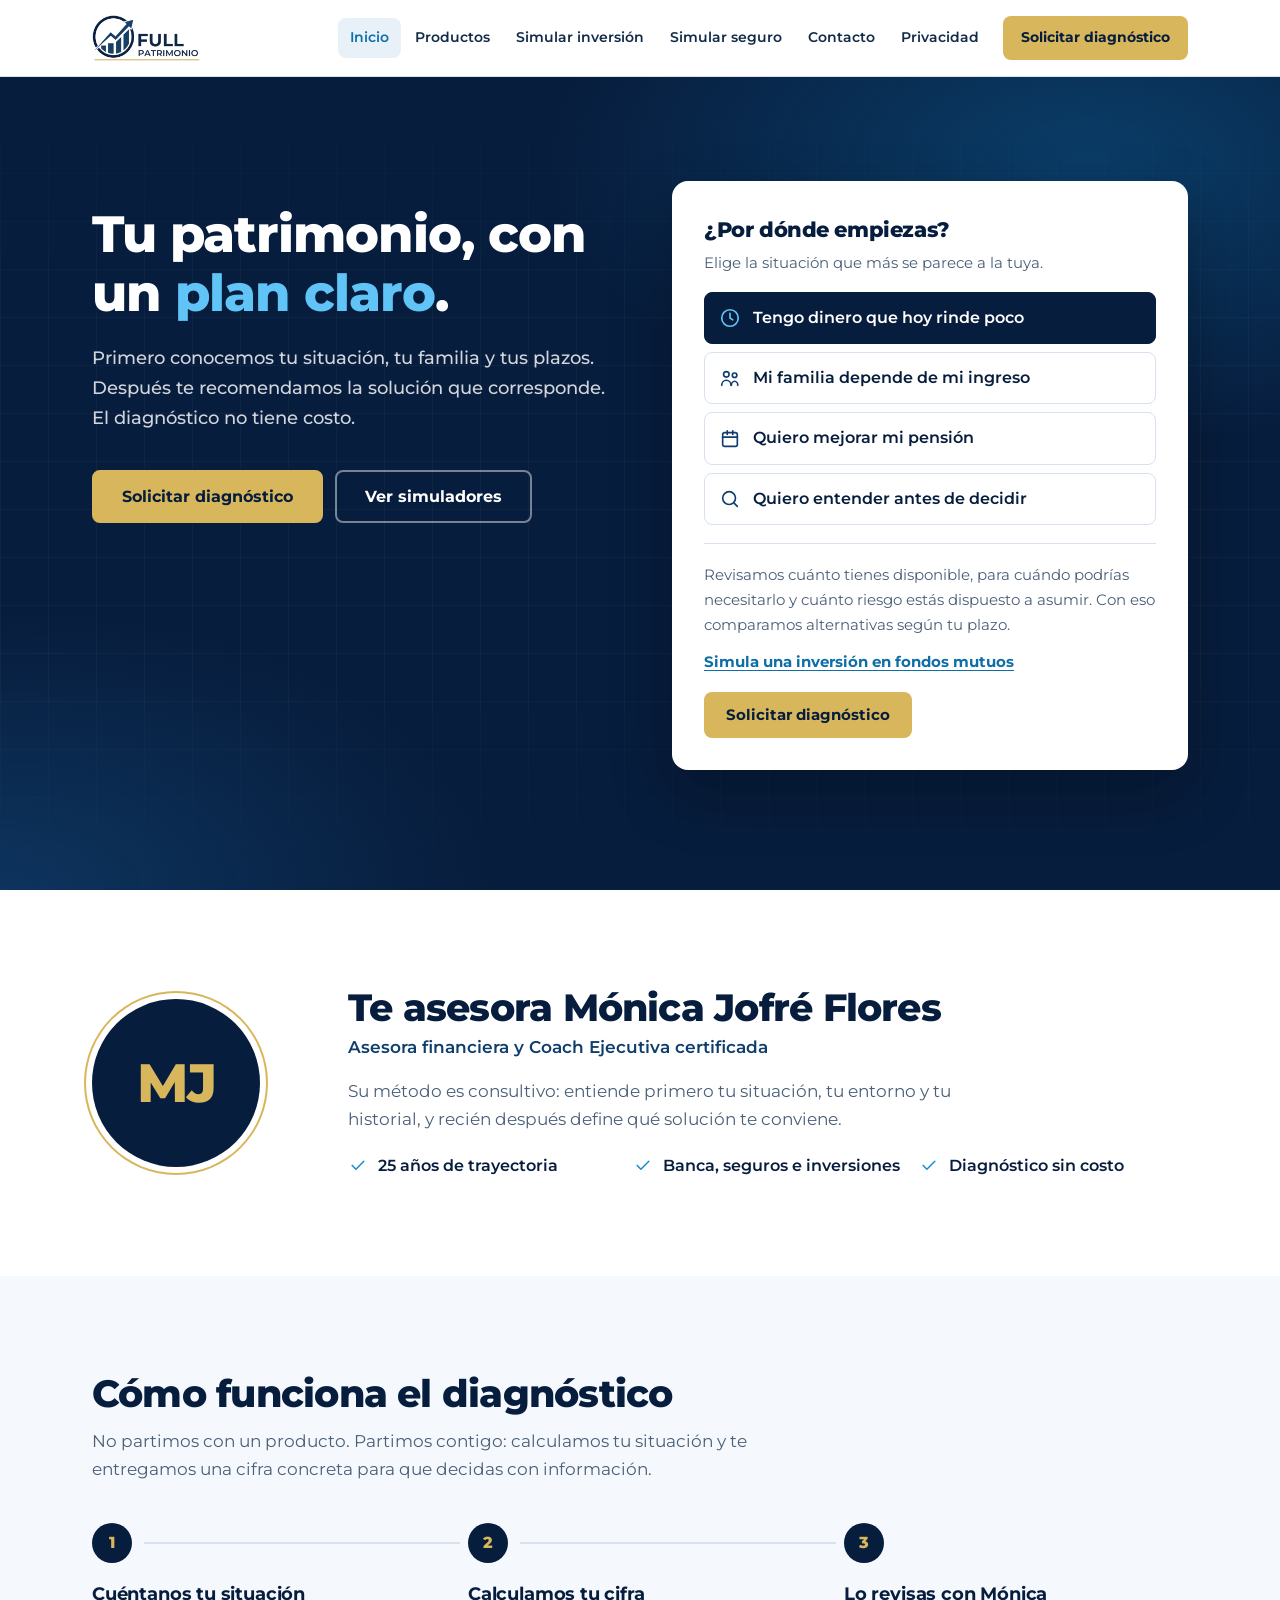
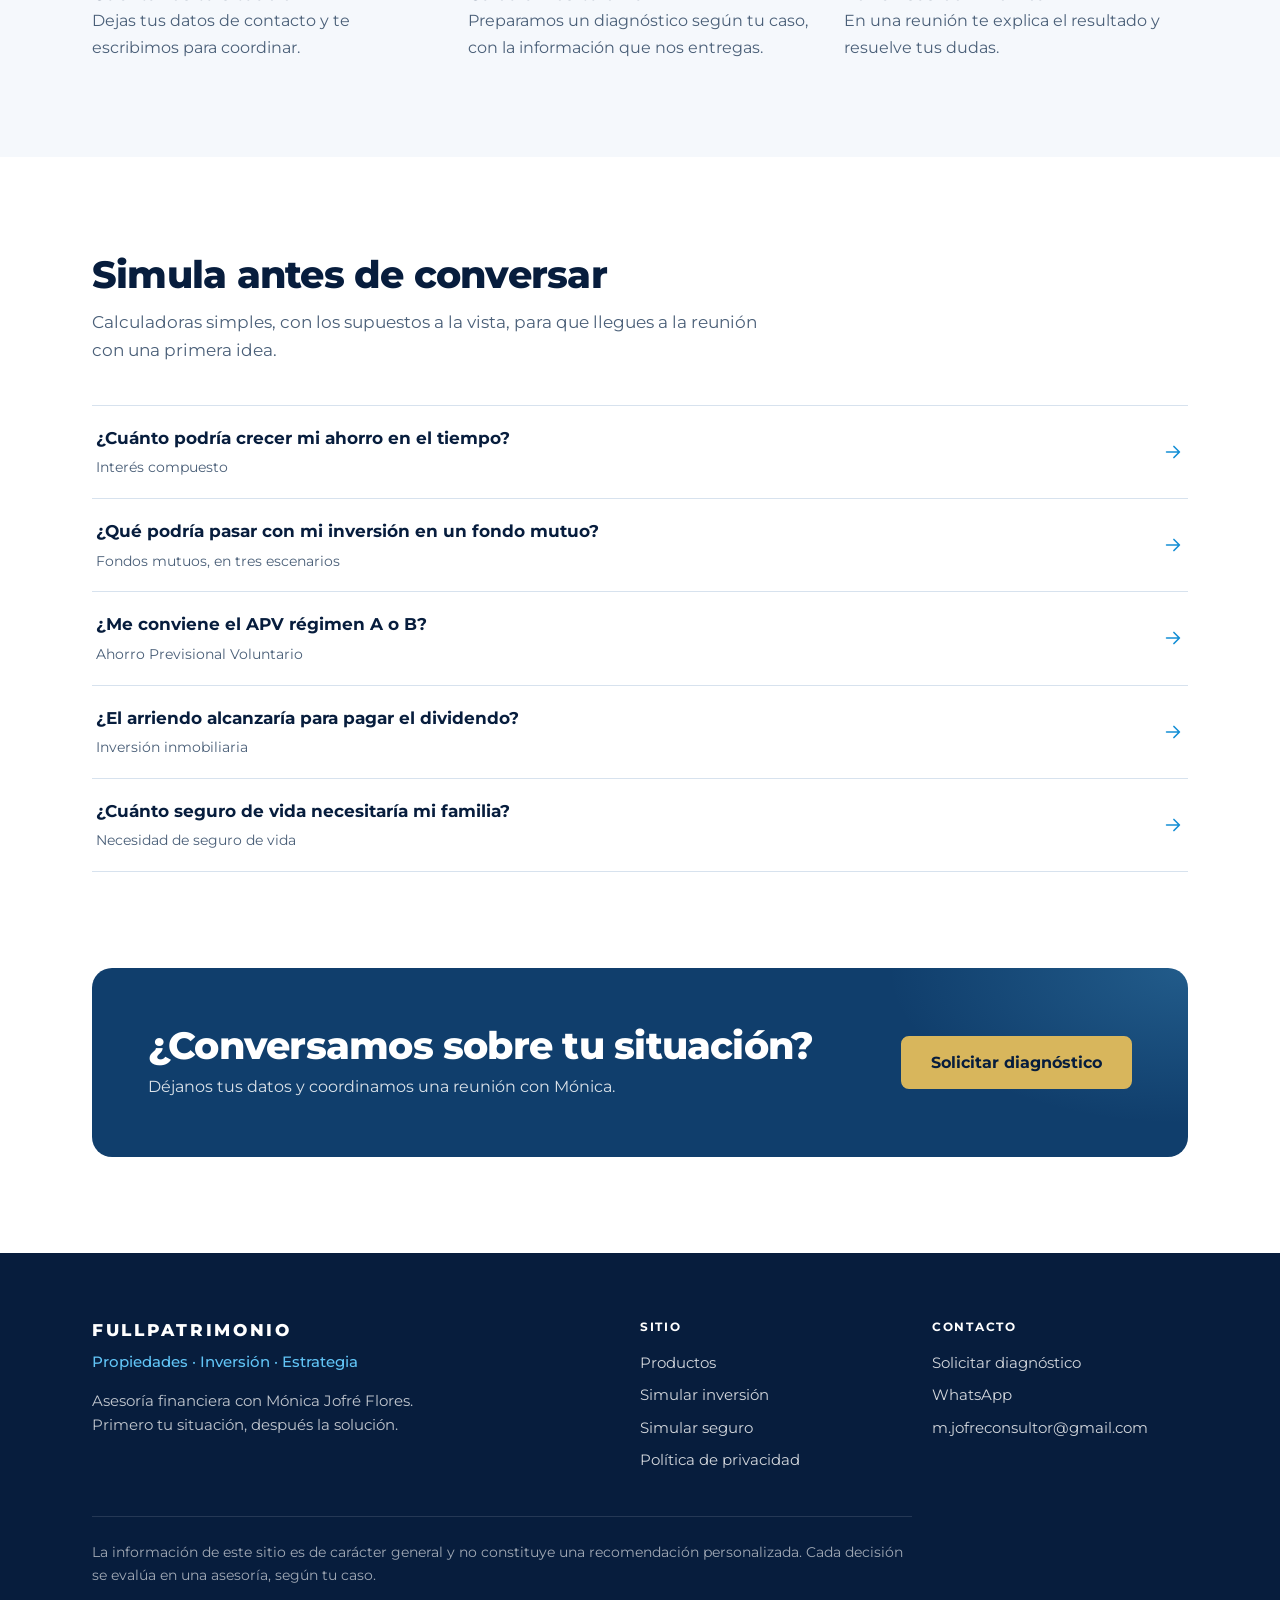
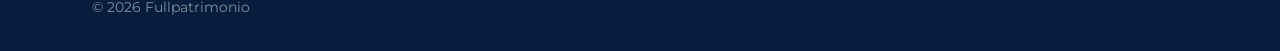
<file: index.html>
<!DOCTYPE html>
<html lang="es-CL">
<head>
  <meta charset="utf-8">
  <meta name="viewport" content="width=device-width, initial-scale=1">
  <title>Fullpatrimonio | Asesoría financiera integral</title>
  <meta name="description" content="Asesoría financiera integral con Mónica Jofré Flores. Conoce tu situación, tu familia y tus plazos antes de decidir dónde poner tu dinero.">
  <!-- Retirar la etiqueta robots al publicar el sitio definitivo. -->
  <meta name="robots" content="noindex, nofollow">
  <link rel="icon" type="image/png" href="/assets/img/favicon.png">
  <link rel="preconnect" href="https://fonts.googleapis.com">
  <link rel="preconnect" href="https://fonts.gstatic.com" crossorigin>
  <link href="https://fonts.googleapis.com/css2?family=Montserrat:wght@400;500;600;700;800&display=swap" rel="stylesheet">
  <link rel="stylesheet" href="/assets/css/estilos.css">
</head>
<body>

  <header class="encabezado">
    <div class="contenedor">
      <a href="/" aria-label="Fullpatrimonio, inicio">
        <img src="/assets/img/logo-azul.png" alt="Fullpatrimonio" width="800" height="341">
      </a>
      <nav class="menu" aria-label="Menú principal">
        <button class="menu__boton" type="button" aria-expanded="false" aria-controls="menu-lista"><svg viewBox="0 0 24 24" fill="none" stroke="currentColor" stroke-width="1.8" stroke-linecap="round" stroke-linejoin="round" aria-hidden="true"><path d="M4 7h16M4 12h16M4 17h16"/></svg>Menú</button>
        <ul class="menu__lista" id="menu-lista">
          <li><a href="/" aria-current="page">Inicio</a></li>
          <li><a href="/productos/">Productos</a></li>
          <li><a href="/simulador-inversion/">Simular inversión</a></li>
          <li><a href="/simulador-seguros/">Simular seguro</a></li>
          <li><a href="/diagnostico/">Contacto</a></li>
          <li><a href="/privacidad/">Privacidad</a></li>
          <li class="menu__cta"><a href="/diagnostico/">Solicitar diagnóstico</a></li>
        </ul>
      </nav>
    </div>
  </header>

  <main>
    <section class="portada">
      <div class="contenedor portada__grid">
        <div class="portada__texto-col">
          <h1>Tu patrimonio, con un <span class="clave">plan claro</span>.</h1>
          <p class="portada__texto">Primero conocemos tu situación, tu familia y tus plazos. Después te recomendamos la solución que corresponde. El diagnóstico no tiene costo.</p>
          <div class="portada__accion acciones">
            <a class="btn" href="/diagnostico/">Solicitar diagnóstico</a>
            <a class="btn btn--secundario" href="/simulador-inversion/">Ver simuladores</a>
          </div>
        </div>
        <fieldset class="selector">
          <legend>¿Por dónde empiezas?</legend>
          <p class="selector__ayuda">Elige la situación que más se parece a la tuya.</p>
          <div class="selector__opciones">
              <div class="selector__opcion"><input type="radio" name="situacion" id="sit-quieto" value="quieto" checked><label for="sit-quieto"><svg viewBox="0 0 24 24" fill="none" stroke="currentColor" stroke-width="1.8" stroke-linecap="round" stroke-linejoin="round" aria-hidden="true"><circle cx="12" cy="12" r="9"/><path d="M12 7v5l3 2"/></svg>Tengo dinero que hoy rinde poco</label></div>
              <div class="selector__opcion"><input type="radio" name="situacion" id="sit-familia" value="familia"><label for="sit-familia"><svg viewBox="0 0 24 24" fill="none" stroke="currentColor" stroke-width="1.8" stroke-linecap="round" stroke-linejoin="round" aria-hidden="true"><circle cx="8" cy="8" r="3"/><circle cx="17" cy="9" r="2.5"/><path d="M3 20c0-3 2.2-5.5 5-5.5s5 2.5 5 5.5M13.5 20c0-2.5 1.6-4.5 3.5-4.5s3.5 2 3.5 4.5"/></svg>Mi familia depende de mi ingreso</label></div>
              <div class="selector__opcion"><input type="radio" name="situacion" id="sit-pension" value="pension"><label for="sit-pension"><svg viewBox="0 0 24 24" fill="none" stroke="currentColor" stroke-width="1.8" stroke-linecap="round" stroke-linejoin="round" aria-hidden="true"><rect x="4" y="5" width="16" height="15" rx="2"/><path d="M4 10h16M9 3v4M15 3v4"/></svg>Quiero mejorar mi pensión</label></div>
              <div class="selector__opcion"><input type="radio" name="situacion" id="sit-entender" value="entender"><label for="sit-entender"><svg viewBox="0 0 24 24" fill="none" stroke="currentColor" stroke-width="1.8" stroke-linecap="round" stroke-linejoin="round" aria-hidden="true"><circle cx="11" cy="11" r="7"/><path d="M20 20l-3.5-3.5"/></svg>Quiero entender antes de decidir</label></div>
          </div>
          <div class="selector__respuesta" data-respuesta="quieto">
            <p>Revisamos cuánto tienes disponible, para cuándo podrías necesitarlo y cuánto riesgo estás dispuesto a asumir. Con eso comparamos alternativas según tu plazo.</p>
            <a class="selector__simulador" href="/simulador-inversion/#fondos-mutuos">Simula una inversión en fondos mutuos</a>
            <div class="acciones"><a class="btn" href="/diagnostico/">Solicitar diagnóstico</a></div>
          </div>
          <div class="selector__respuesta" data-respuesta="familia">
            <p>Calculamos cuánto necesitaría tu familia si tu ingreso faltara, y cuánto de eso ya cubren tus ahorros y los seguros que tienes.</p>
            <a class="selector__simulador" href="/simulador-seguros/">Calcula cuánto seguro de vida necesitarías</a>
            <div class="acciones"><a class="btn" href="/diagnostico/">Solicitar diagnóstico</a></div>
          </div>
          <div class="selector__respuesta" data-respuesta="pension">
            <p>Revisamos cuánto podrías ahorrar al mes y qué régimen de APV te conviene según tu renta, para que el ahorro tenga un beneficio tributario.</p>
            <a class="selector__simulador" href="/simulador-inversion/#apv">Compara el APV régimen A y B</a>
            <div class="acciones"><a class="btn" href="/diagnostico/">Solicitar diagnóstico</a></div>
          </div>
          <div class="selector__respuesta" data-respuesta="entender">
            <p>Te explicamos qué es cada alternativa, cuánto cuesta y cómo verificar que la institución esté autorizada antes de entregar tu dinero.</p>
            <a class="selector__simulador" href="/productos/">Lee qué es cada producto</a>
            <div class="acciones"><a class="btn" href="/diagnostico/">Solicitar diagnóstico</a></div>
          </div>
        </fieldset>
      </div>
    </section>

    <section class="seccion">
      <div class="contenedor asesora">
        <!-- Reemplazar las iniciales por la foto: <img src="/assets/img/monica.jpg" alt="Mónica Jofré Flores"> -->
        <div class="retrato" aria-hidden="true">MJ</div>
        <div class="asesora__texto">
          <h2>Te asesora Mónica Jofré Flores</h2>
          <p class="cargo">Asesora financiera y Coach Ejecutiva certificada</p>
          <p>Su método es consultivo: entiende primero tu situación, tu entorno y tu historial, y recién después define qué solución te conviene.</p>
          <ul class="credenciales">
            <li><svg viewBox="0 0 24 24" fill="none" stroke="currentColor" stroke-width="1.8" stroke-linecap="round" stroke-linejoin="round" aria-hidden="true"><path d="M5 12.5l4.5 4.5L19 7.5"/></svg>25 años de trayectoria</li>
            <li><svg viewBox="0 0 24 24" fill="none" stroke="currentColor" stroke-width="1.8" stroke-linecap="round" stroke-linejoin="round" aria-hidden="true"><path d="M5 12.5l4.5 4.5L19 7.5"/></svg>Banca, seguros e inversiones</li>
            <li><svg viewBox="0 0 24 24" fill="none" stroke="currentColor" stroke-width="1.8" stroke-linecap="round" stroke-linejoin="round" aria-hidden="true"><path d="M5 12.5l4.5 4.5L19 7.5"/></svg>Diagnóstico sin costo</li>
          </ul>
        </div>
      </div>
    </section>

    <section class="seccion seccion--pale">
      <div class="contenedor">
        <div class="seccion__intro">
          <h2>Cómo funciona el diagnóstico</h2>
          <p>No partimos con un producto. Partimos contigo: calculamos tu situación y te entregamos una cifra concreta para que decidas con información.</p>
        </div>
        <ol class="linea-tiempo">
          <li><h3>Cuéntanos tu situación</h3><p>Dejas tus datos de contacto y te escribimos para coordinar.</p></li>
          <li><h3>Calculamos tu cifra</h3><p>Preparamos un diagnóstico según tu caso, con la información que nos entregas.</p></li>
          <li><h3>Lo revisas con Mónica</h3><p>En una reunión te explica el resultado y resuelve tus dudas.</p></li>
        </ol>
      </div>
    </section>

    <section class="seccion">
      <div class="contenedor">
        <div class="seccion__intro">
          <h2>Simula antes de conversar</h2>
          <p>Calculadoras simples, con los supuestos a la vista, para que llegues a la reunión con una primera idea.</p>
        </div>
        <ul class="filas">
          <li><a href="/simulador-inversion/#interes-compuesto"><strong>¿Cuánto podría crecer mi ahorro en el tiempo?</strong><span>Interés compuesto</span><svg viewBox="0 0 24 24" fill="none" stroke="currentColor" stroke-width="1.8" stroke-linecap="round" stroke-linejoin="round" aria-hidden="true"><path d="M5 12h14M13 6l6 6-6 6"/></svg></a></li>
          <li><a href="/simulador-inversion/#fondos-mutuos"><strong>¿Qué podría pasar con mi inversión en un fondo mutuo?</strong><span>Fondos mutuos, en tres escenarios</span><svg viewBox="0 0 24 24" fill="none" stroke="currentColor" stroke-width="1.8" stroke-linecap="round" stroke-linejoin="round" aria-hidden="true"><path d="M5 12h14M13 6l6 6-6 6"/></svg></a></li>
          <li><a href="/simulador-inversion/#apv"><strong>¿Me conviene el APV régimen A o B?</strong><span>Ahorro Previsional Voluntario</span><svg viewBox="0 0 24 24" fill="none" stroke="currentColor" stroke-width="1.8" stroke-linecap="round" stroke-linejoin="round" aria-hidden="true"><path d="M5 12h14M13 6l6 6-6 6"/></svg></a></li>
          <li><a href="/simulador-inversion/#inmobiliario"><strong>¿El arriendo alcanzaría para pagar el dividendo?</strong><span>Inversión inmobiliaria</span><svg viewBox="0 0 24 24" fill="none" stroke="currentColor" stroke-width="1.8" stroke-linecap="round" stroke-linejoin="round" aria-hidden="true"><path d="M5 12h14M13 6l6 6-6 6"/></svg></a></li>
          <li><a href="/simulador-seguros/"><strong>¿Cuánto seguro de vida necesitaría mi familia?</strong><span>Necesidad de seguro de vida</span><svg viewBox="0 0 24 24" fill="none" stroke="currentColor" stroke-width="1.8" stroke-linecap="round" stroke-linejoin="round" aria-hidden="true"><path d="M5 12h14M13 6l6 6-6 6"/></svg></a></li>
        </ul>
      </div>
    </section>

    <section class="banda-cta">
      <div class="contenedor">
        <div class="banda-cta__caja">
          <div>
            <h2>¿Conversamos sobre tu situación?</h2>
            <p>Déjanos tus datos y coordinamos una reunión con Mónica.</p>
          </div>
          <a class="btn" href="/diagnostico/">Solicitar diagnóstico</a>
        </div>
      </div>
    </section>
  </main>

  <footer class="pie">
    <div class="contenedor">
      <div class="pie__grid">
        <div>
          <p class="marca">Fullpatrimonio</p>
          <p class="lema">Propiedades · Inversión · Estrategia</p>
          <p class="pie__texto">Asesoría financiera con Mónica Jofré Flores. Primero tu situación, después la solución.</p>
        </div>
        <div>
          <p class="pie__titulo">Sitio</p>
          <ul class="pie__lista">
            <li><a href="/productos/">Productos</a></li>
            <li><a href="/simulador-inversion/">Simular inversión</a></li>
            <li><a href="/simulador-seguros/">Simular seguro</a></li>
            <li><a href="/privacidad/">Política de privacidad</a></li>
          </ul>
        </div>
        <div>
          <p class="pie__titulo">Contacto</p>
          <ul class="pie__lista">
            <li><a href="/diagnostico/">Solicitar diagnóstico</a></li>
            <li><a href="https://wa.me/56934545238?text=Hola%2C%20quiero%20solicitar%20mi%20diagn%C3%B3stico%20financiero.%20WEB" target="_blank" rel="noopener">WhatsApp</a></li>
            <li><a href="mailto:m.jofreconsultor@gmail.com">m.jofreconsultor@gmail.com</a></li>
          </ul>
        </div>
      </div>
      <p class="aviso">La información de este sitio es de carácter general y no constituye una recomendación personalizada. Cada decisión se evalúa en una asesoría, según tu caso.</p>
      <p class="copia">&copy; 2026 Fullpatrimonio</p>
    </div>
  </footer>

  <script src="/assets/js/origen.js"></script>
  <script src="/assets/js/menu.js"></script>
</body>
</html>
</file>
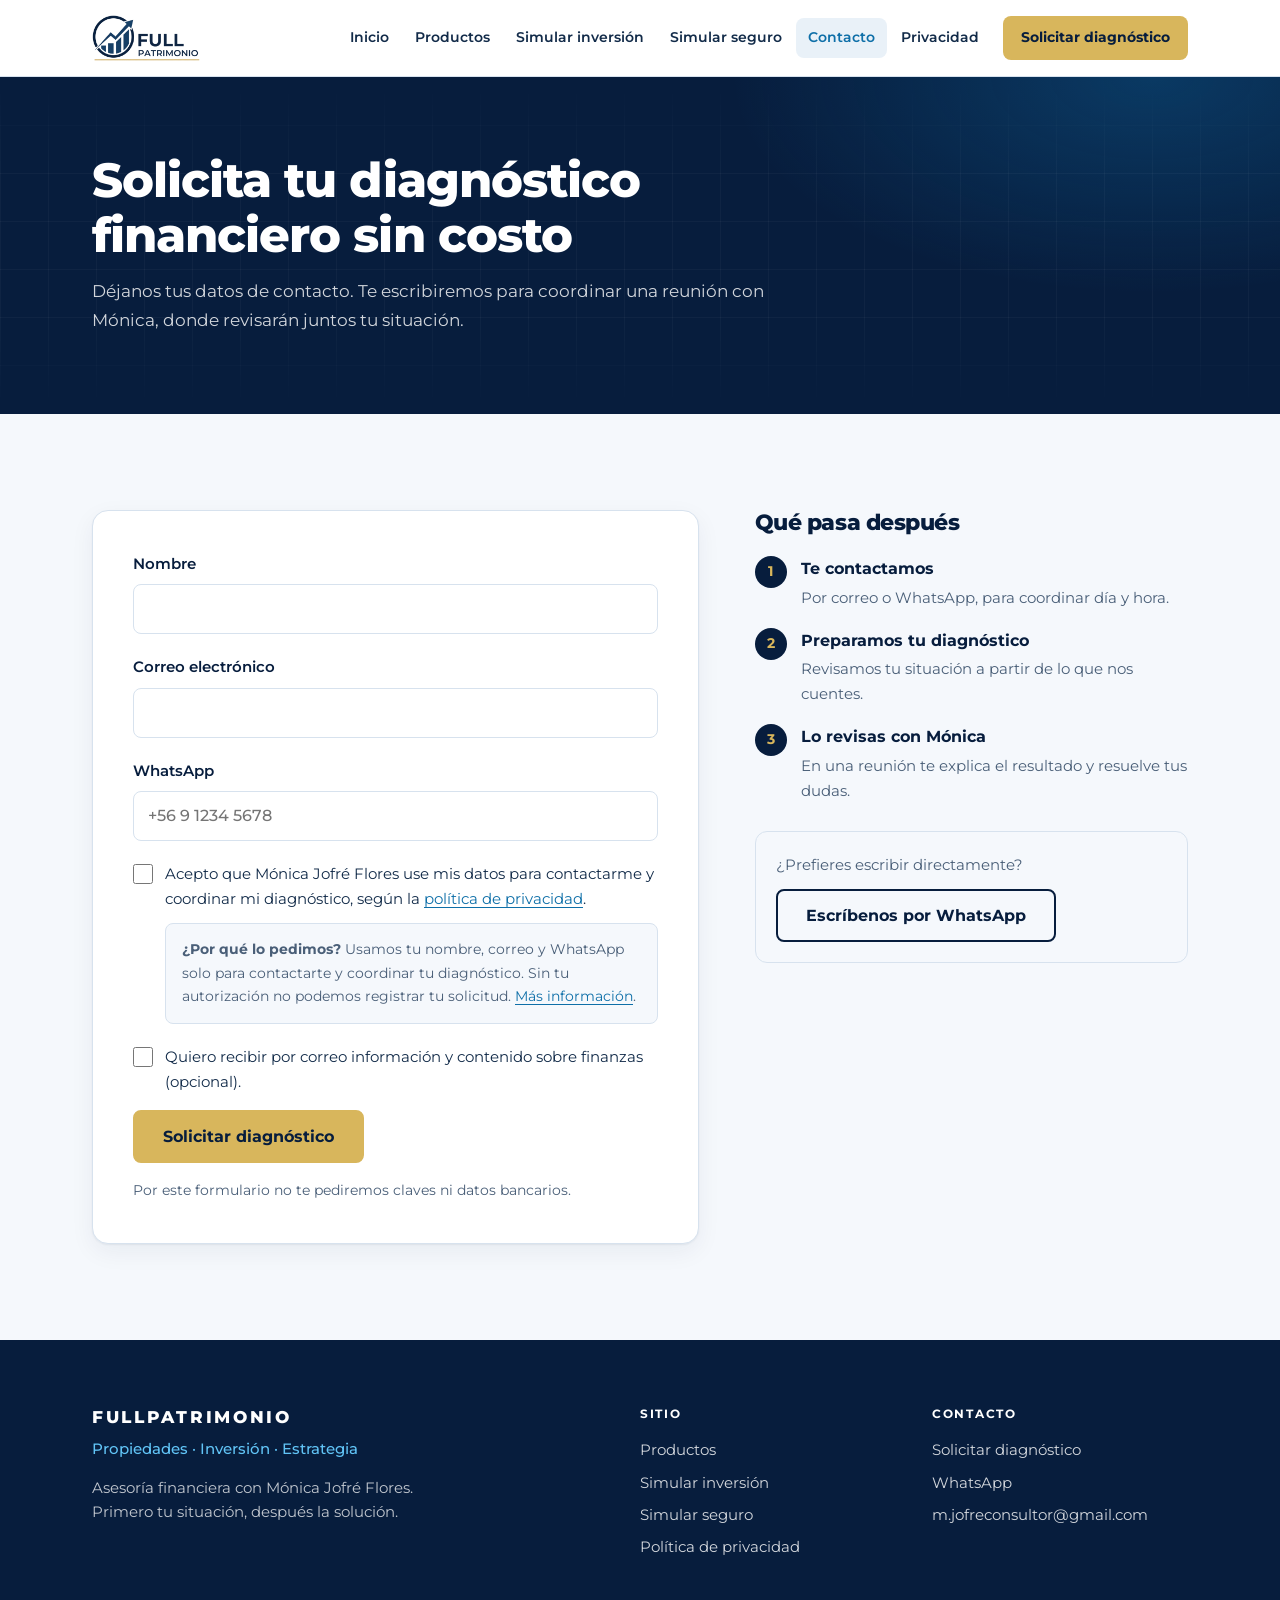
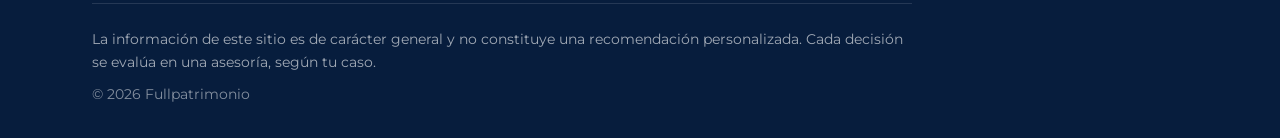
<file: diagnostico/index.html>
<!DOCTYPE html>
<html lang="es-CL">
<head>
  <meta charset="utf-8">
  <meta name="viewport" content="width=device-width, initial-scale=1">
  <title>Solicita tu diagnóstico financiero | Fullpatrimonio</title>
  <meta name="description" content="Solicita tu diagnóstico financiero sin costo y revísalo con Mónica Jofré Flores.">
  <!-- Retirar la etiqueta robots al publicar el sitio definitivo. -->
  <meta name="robots" content="noindex, nofollow">
  <link rel="icon" type="image/png" href="/assets/img/favicon.png">
  <link rel="preconnect" href="https://fonts.googleapis.com">
  <link rel="preconnect" href="https://fonts.gstatic.com" crossorigin>
  <link href="https://fonts.googleapis.com/css2?family=Montserrat:wght@400;500;600;700;800&display=swap" rel="stylesheet">
  <link rel="stylesheet" href="/assets/css/estilos.css">
</head>
<body>

  <header class="encabezado">
    <div class="contenedor">
      <a href="/" aria-label="Fullpatrimonio, inicio">
        <img src="/assets/img/logo-azul.png" alt="Fullpatrimonio" width="800" height="341">
      </a>
      <nav class="menu" aria-label="Menú principal">
        <button class="menu__boton" type="button" aria-expanded="false" aria-controls="menu-lista"><svg viewBox="0 0 24 24" fill="none" stroke="currentColor" stroke-width="1.8" stroke-linecap="round" stroke-linejoin="round" aria-hidden="true"><path d="M4 7h16M4 12h16M4 17h16"/></svg>Menú</button>
        <ul class="menu__lista" id="menu-lista">
          <li><a href="/">Inicio</a></li>
          <li><a href="/productos/">Productos</a></li>
          <li><a href="/simulador-inversion/">Simular inversión</a></li>
          <li><a href="/simulador-seguros/">Simular seguro</a></li>
          <li><a href="/diagnostico/" aria-current="page">Contacto</a></li>
          <li><a href="/privacidad/">Privacidad</a></li>
          <li class="menu__cta"><a href="/diagnostico/">Solicitar diagnóstico</a></li>
        </ul>
      </nav>
    </div>
  </header>

  <main>
  <section class="cabecera-pagina">
    <div class="contenedor">
      <h1>Solicita tu diagnóstico financiero sin costo</h1>
        <p>Déjanos tus datos de contacto. Te escribiremos para coordinar una reunión con Mónica, donde revisarán juntos tu situación.</p>
    </div>
  </section>
  <div class="seccion seccion--pale">
    <div class="contenedor contacto">
      <div class="panel">
          <form id="form-diagnostico" class="form" novalidate>
            <div class="form__campo">
              <label for="nombre">Nombre</label>
              <input id="nombre" name="nombre" type="text" autocomplete="name" maxlength="100" required>
            </div>

            <div class="form__campo">
              <label for="correo">Correo electrónico</label>
              <input id="correo" name="correo" type="email" autocomplete="email" maxlength="120" required>
            </div>

            <div class="form__campo">
              <label for="whatsapp">WhatsApp</label>
              <input id="whatsapp" name="whatsapp" type="tel" autocomplete="tel" inputmode="tel" maxlength="30" placeholder="+56 9 1234 5678" required>
            </div>

            <!-- Campo trampa para programas automáticos. Las personas no lo ven. -->
            <div class="form__trampa" aria-hidden="true">
              <label for="sitio_web">No completar este campo</label>
              <input id="sitio_web" name="sitio_web" type="text" tabindex="-1" autocomplete="off">
            </div>

            <div class="form__check">
              <input id="consentimiento" name="consentimiento" type="checkbox" required>
              <label for="consentimiento">
                Acepto que Mónica Jofré Flores use mis datos para contactarme y coordinar mi diagnóstico, según la
                <a href="/privacidad/" target="_blank" rel="noopener">política de privacidad</a>.
              </label>
            </div>

            <p class="form__ayuda">
              <strong>¿Por qué lo pedimos?</strong> Usamos tu nombre, correo y WhatsApp solo para contactarte y coordinar tu diagnóstico.
              Sin tu autorización no podemos registrar tu solicitud.
              <a href="/privacidad/#por-que-pedimos-tus-datos" target="_blank" rel="noopener">Más información</a>.
            </p>

            <div class="form__check">
              <input id="info_correo" name="info_correo" type="checkbox">
              <label for="info_correo">Quiero recibir por correo información y contenido sobre finanzas (opcional).</label>
            </div>

            <div id="verificacion" class="form__verificacion"></div>

            <p id="form-mensaje" class="form__mensaje" role="status" aria-live="polite"></p>

            <button class="btn" type="submit">Solicitar diagnóstico</button>

            <p class="form__nota">Por este formulario no te pediremos claves ni datos bancarios.</p>
          </form>
      </div>
      <aside class="contacto__lado">
        <h2>Qué pasa después</h2>
        <ol class="lista-pasos">
          <li><span class="numero">1</span><div><strong>Te contactamos</strong><p>Por correo o WhatsApp, para coordinar día y hora.</p></div></li>
          <li><span class="numero">2</span><div><strong>Preparamos tu diagnóstico</strong><p>Revisamos tu situación a partir de lo que nos cuentes.</p></div></li>
          <li><span class="numero">3</span><div><strong>Lo revisas con Mónica</strong><p>En una reunión te explica el resultado y resuelve tus dudas.</p></div></li>
        </ol>
        <div class="contacto__whatsapp">
          <p>¿Prefieres escribir directamente?</p>
          <a id="enlace-whatsapp" class="btn btn--contorno" href="https://wa.me/56934545238?text=Hola%2C%20quiero%20solicitar%20mi%20diagn%C3%B3stico%20financiero.%20WEB" target="_blank" rel="noopener">Escríbenos por WhatsApp</a>
        </div>
      </aside>
    </div>
  </div>
  </main>

  <footer class="pie">
    <div class="contenedor">
      <div class="pie__grid">
        <div>
          <p class="marca">Fullpatrimonio</p>
          <p class="lema">Propiedades · Inversión · Estrategia</p>
          <p class="pie__texto">Asesoría financiera con Mónica Jofré Flores. Primero tu situación, después la solución.</p>
        </div>
        <div>
          <p class="pie__titulo">Sitio</p>
          <ul class="pie__lista">
            <li><a href="/productos/">Productos</a></li>
            <li><a href="/simulador-inversion/">Simular inversión</a></li>
            <li><a href="/simulador-seguros/">Simular seguro</a></li>
            <li><a href="/privacidad/">Política de privacidad</a></li>
          </ul>
        </div>
        <div>
          <p class="pie__titulo">Contacto</p>
          <ul class="pie__lista">
            <li><a href="/diagnostico/">Solicitar diagnóstico</a></li>
            <li><a href="https://wa.me/56934545238?text=Hola%2C%20quiero%20solicitar%20mi%20diagn%C3%B3stico%20financiero.%20WEB" target="_blank" rel="noopener">WhatsApp</a></li>
            <li><a href="mailto:m.jofreconsultor@gmail.com">m.jofreconsultor@gmail.com</a></li>
          </ul>
        </div>
      </div>
      <p class="aviso">La información de este sitio es de carácter general y no constituye una recomendación personalizada. Cada decisión se evalúa en una asesoría, según tu caso.</p>
      <p class="copia">&copy; 2026 Fullpatrimonio</p>
    </div>
  </footer>

  <script src="/assets/js/config.js"></script>
  <script src="/assets/js/origen.js"></script>
  <script src="/assets/js/formulario.js"></script>
  <script src="/assets/js/menu.js"></script>
</body>
</html>
</file>
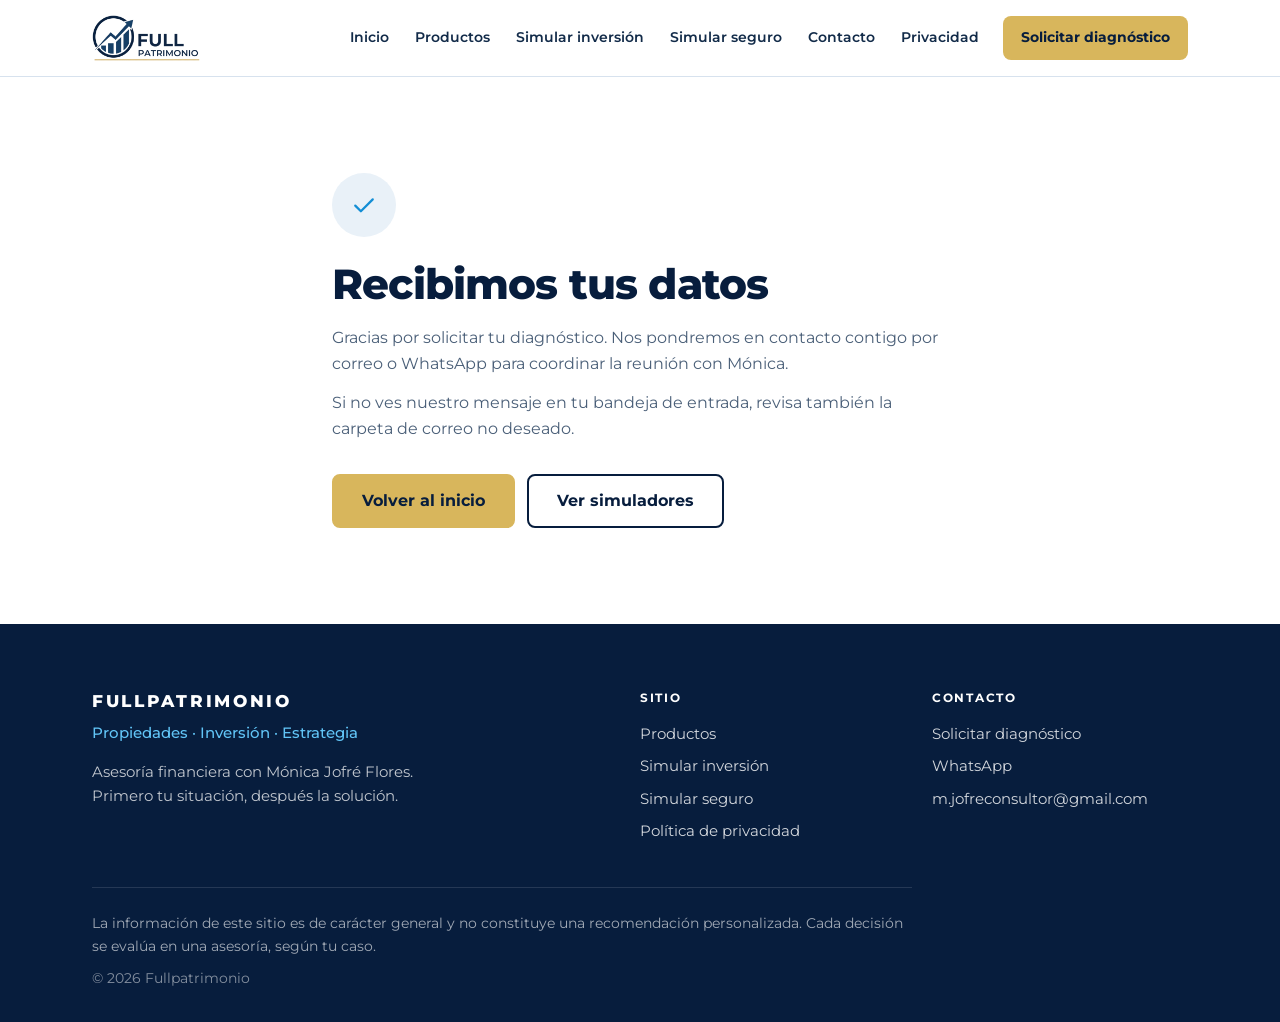
<file: gracias/index.html>
<!DOCTYPE html>
<html lang="es-CL">
<head>
  <meta charset="utf-8">
  <meta name="viewport" content="width=device-width, initial-scale=1">
  <title>Recibimos tus datos | Fullpatrimonio</title>
  <meta name="robots" content="noindex, nofollow">
  <link rel="icon" type="image/png" href="/assets/img/favicon.png">
  <link rel="preconnect" href="https://fonts.googleapis.com">
  <link rel="preconnect" href="https://fonts.gstatic.com" crossorigin>
  <link href="https://fonts.googleapis.com/css2?family=Montserrat:wght@400;500;600;700;800&display=swap" rel="stylesheet">
  <link rel="stylesheet" href="/assets/css/estilos.css">
</head>
<body>

  <header class="encabezado">
    <div class="contenedor">
      <a href="/" aria-label="Fullpatrimonio, inicio">
        <img src="/assets/img/logo-azul.png" alt="Fullpatrimonio" width="800" height="341">
      </a>
      <nav class="menu" aria-label="Menú principal">
        <button class="menu__boton" type="button" aria-expanded="false" aria-controls="menu-lista"><svg viewBox="0 0 24 24" fill="none" stroke="currentColor" stroke-width="1.8" stroke-linecap="round" stroke-linejoin="round" aria-hidden="true"><path d="M4 7h16M4 12h16M4 17h16"/></svg>Menú</button>
        <ul class="menu__lista" id="menu-lista">
          <li><a href="/">Inicio</a></li>
          <li><a href="/productos/">Productos</a></li>
          <li><a href="/simulador-inversion/">Simular inversión</a></li>
          <li><a href="/simulador-seguros/">Simular seguro</a></li>
          <li><a href="/diagnostico/">Contacto</a></li>
          <li><a href="/privacidad/">Privacidad</a></li>
          <li class="menu__cta"><a href="/diagnostico/">Solicitar diagnóstico</a></li>
        </ul>
      </nav>
    </div>
  </header>

  <main class="confirmacion">
    <div class="contenedor">
      <div class="confirmacion__icono"><svg viewBox="0 0 24 24" fill="none" stroke="currentColor" stroke-width="1.8" stroke-linecap="round" stroke-linejoin="round" aria-hidden="true"><path d="M5 12.5l4.5 4.5L19 7.5"/></svg></div>
      <h1>Recibimos tus datos</h1>
      <p>Gracias por solicitar tu diagnóstico. Nos pondremos en contacto contigo por correo o WhatsApp para coordinar la reunión con Mónica.</p>
      <p>Si no ves nuestro mensaje en tu bandeja de entrada, revisa también la carpeta de correo no deseado.</p>
      <div class="acciones">
        <a class="btn" href="/">Volver al inicio</a>
        <a class="btn btn--contorno" href="/simulador-inversion/">Ver simuladores</a>
      </div>
    </div>
  </main>

  <footer class="pie">
    <div class="contenedor">
      <div class="pie__grid">
        <div>
          <p class="marca">Fullpatrimonio</p>
          <p class="lema">Propiedades · Inversión · Estrategia</p>
          <p class="pie__texto">Asesoría financiera con Mónica Jofré Flores. Primero tu situación, después la solución.</p>
        </div>
        <div>
          <p class="pie__titulo">Sitio</p>
          <ul class="pie__lista">
            <li><a href="/productos/">Productos</a></li>
            <li><a href="/simulador-inversion/">Simular inversión</a></li>
            <li><a href="/simulador-seguros/">Simular seguro</a></li>
            <li><a href="/privacidad/">Política de privacidad</a></li>
          </ul>
        </div>
        <div>
          <p class="pie__titulo">Contacto</p>
          <ul class="pie__lista">
            <li><a href="/diagnostico/">Solicitar diagnóstico</a></li>
            <li><a href="https://wa.me/56934545238?text=Hola%2C%20quiero%20solicitar%20mi%20diagn%C3%B3stico%20financiero.%20WEB" target="_blank" rel="noopener">WhatsApp</a></li>
            <li><a href="mailto:m.jofreconsultor@gmail.com">m.jofreconsultor@gmail.com</a></li>
          </ul>
        </div>
      </div>
      <p class="aviso">La información de este sitio es de carácter general y no constituye una recomendación personalizada. Cada decisión se evalúa en una asesoría, según tu caso.</p>
      <p class="copia">&copy; 2026 Fullpatrimonio</p>
    </div>
  </footer>

  <script src="/assets/js/menu.js"></script>
  <script src="/assets/js/origen.js"></script>
</body>
</html>
</file>
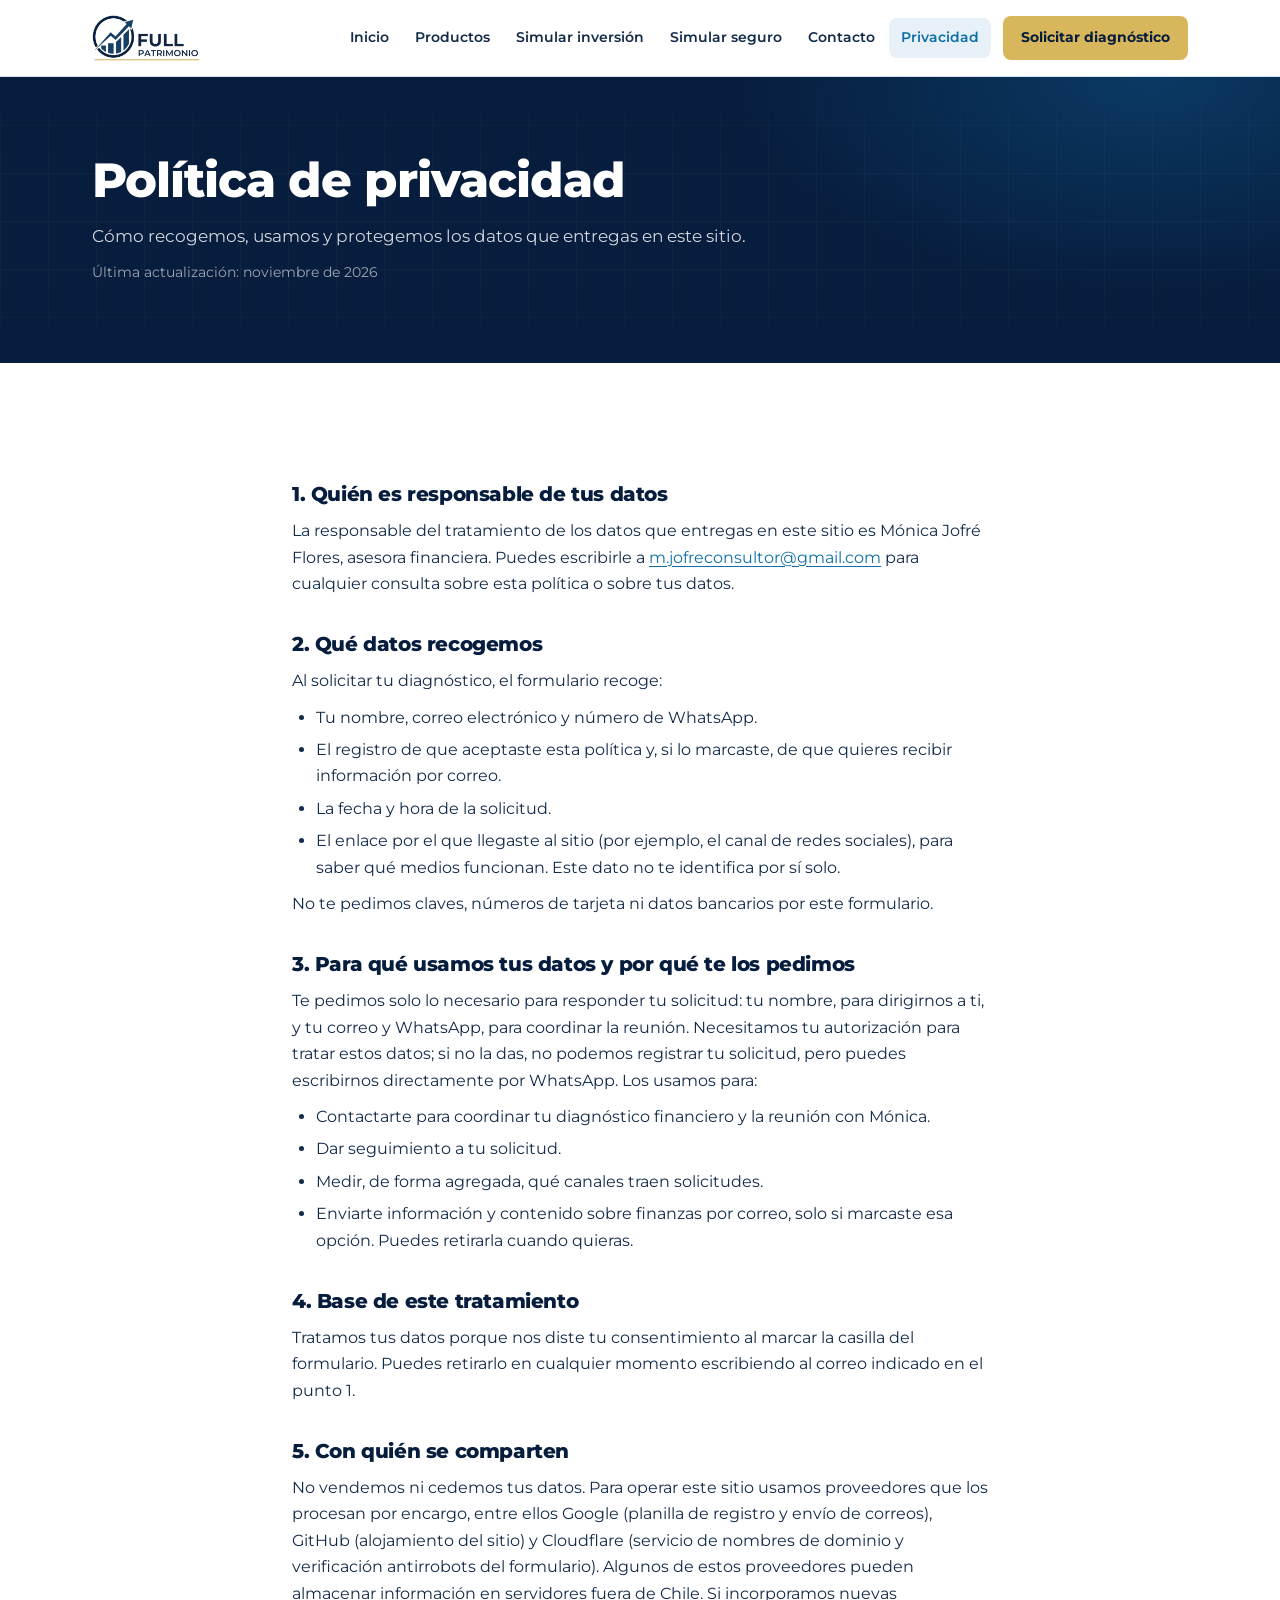
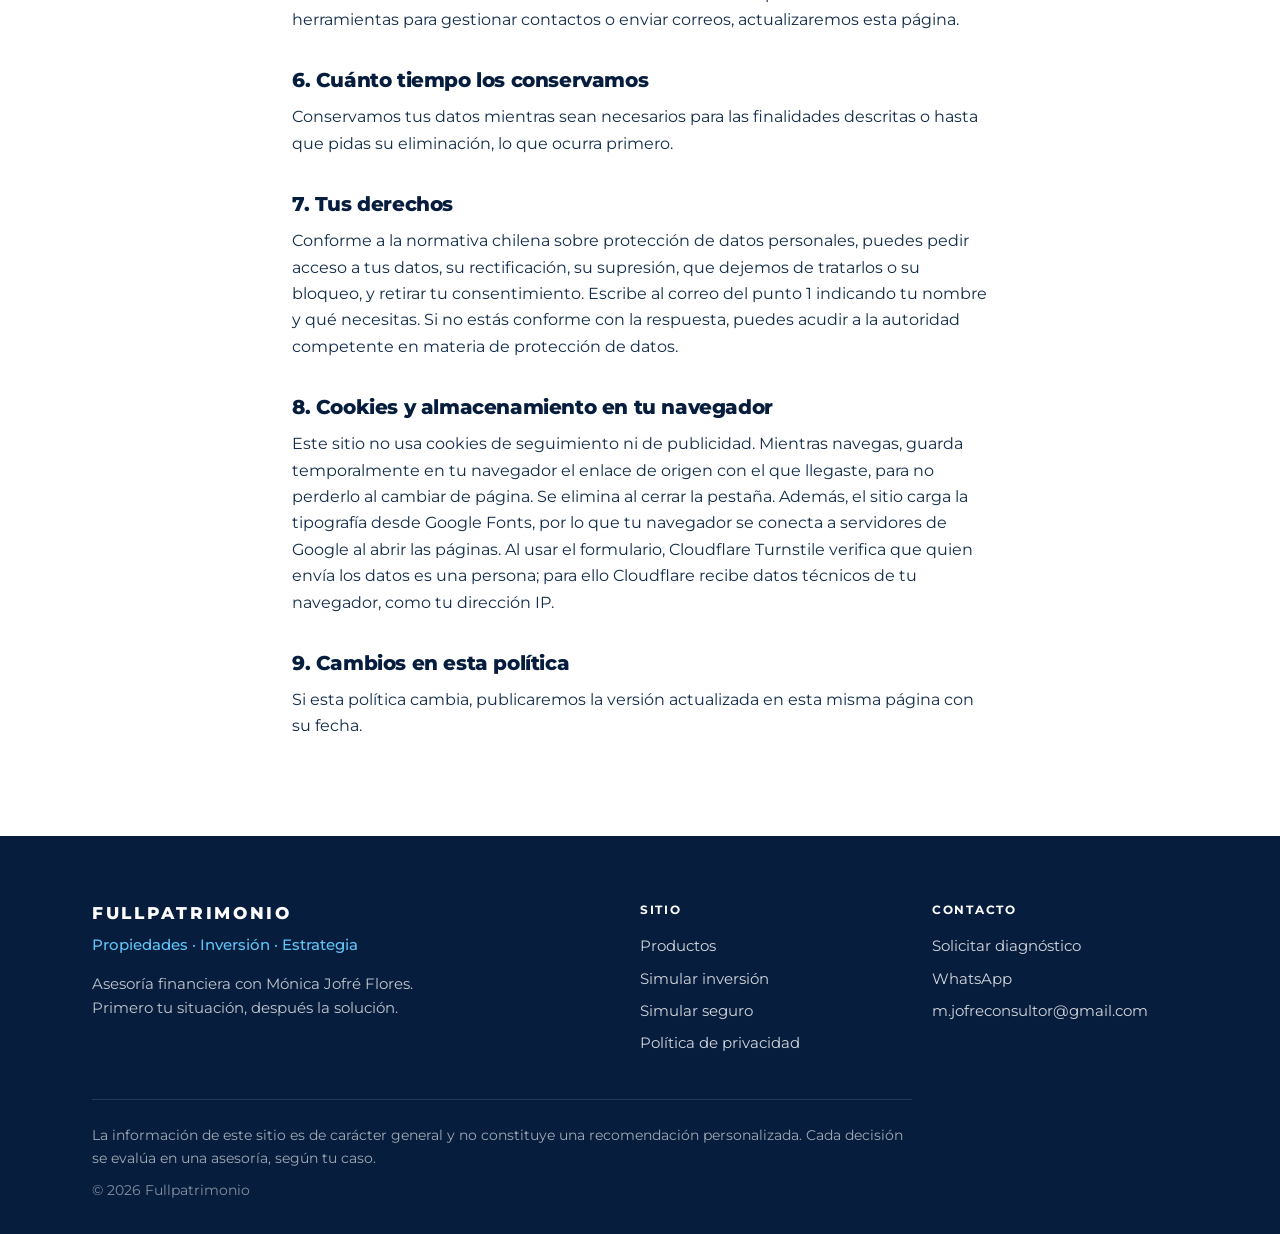
<file: privacidad/index.html>
<!DOCTYPE html>
<html lang="es-CL">
<head>
  <meta charset="utf-8">
  <meta name="viewport" content="width=device-width, initial-scale=1">
  <title>Política de privacidad | Fullpatrimonio</title>
  <meta name="description" content="Cómo Fullpatrimonio recoge, usa y protege los datos personales que entregas en este sitio.">
  <!-- Retirar la etiqueta robots al publicar el sitio definitivo. -->
  <meta name="robots" content="noindex, nofollow">
  <link rel="icon" type="image/png" href="/assets/img/favicon.png">
  <link rel="preconnect" href="https://fonts.googleapis.com">
  <link rel="preconnect" href="https://fonts.gstatic.com" crossorigin>
  <link href="https://fonts.googleapis.com/css2?family=Montserrat:wght@400;500;600;700;800&display=swap" rel="stylesheet">
  <link rel="stylesheet" href="/assets/css/estilos.css">
</head>
<body>

  <header class="encabezado">
    <div class="contenedor">
      <a href="/" aria-label="Fullpatrimonio, inicio">
        <img src="/assets/img/logo-azul.png" alt="Fullpatrimonio" width="800" height="341">
      </a>
      <nav class="menu" aria-label="Menú principal">
        <button class="menu__boton" type="button" aria-expanded="false" aria-controls="menu-lista"><svg viewBox="0 0 24 24" fill="none" stroke="currentColor" stroke-width="1.8" stroke-linecap="round" stroke-linejoin="round" aria-hidden="true"><path d="M4 7h16M4 12h16M4 17h16"/></svg>Menú</button>
        <ul class="menu__lista" id="menu-lista">
          <li><a href="/">Inicio</a></li>
          <li><a href="/productos/">Productos</a></li>
          <li><a href="/simulador-inversion/">Simular inversión</a></li>
          <li><a href="/simulador-seguros/">Simular seguro</a></li>
          <li><a href="/diagnostico/">Contacto</a></li>
          <li><a href="/privacidad/" aria-current="page">Privacidad</a></li>
          <li class="menu__cta"><a href="/diagnostico/">Solicitar diagnóstico</a></li>
        </ul>
      </nav>
    </div>
  </header>

  <main>
  <section class="cabecera-pagina">
    <div class="contenedor">
      <h1>Política de privacidad</h1>
        <p>Cómo recogemos, usamos y protegemos los datos que entregas en este sitio.</p>
      <p class="fecha-parametros">Última actualización: noviembre de 2026</p>
    </div>
  </section>
  <div class="seccion">
    <div class="contenedor contenedor--angosto legal">

      <h2>1. Quién es responsable de tus datos</h2>
      <p>La responsable del tratamiento de los datos que entregas en este sitio es Mónica Jofré Flores, asesora financiera. Puedes escribirle a <a href="mailto:m.jofreconsultor@gmail.com">m.jofreconsultor@gmail.com</a> para cualquier consulta sobre esta política o sobre tus datos.</p>

      <h2>2. Qué datos recogemos</h2>
      <p>Al solicitar tu diagnóstico, el formulario recoge:</p>
      <ul>
        <li>Tu nombre, correo electrónico y número de WhatsApp.</li>
        <li>El registro de que aceptaste esta política y, si lo marcaste, de que quieres recibir información por correo.</li>
        <li>La fecha y hora de la solicitud.</li>
        <li>El enlace por el que llegaste al sitio (por ejemplo, el canal de redes sociales), para saber qué medios funcionan. Este dato no te identifica por sí solo.</li>
      </ul>
      <p>No te pedimos claves, números de tarjeta ni datos bancarios por este formulario.</p>

      <h2 id="por-que-pedimos-tus-datos">3. Para qué usamos tus datos y por qué te los pedimos</h2>
      <p>Te pedimos solo lo necesario para responder tu solicitud: tu nombre, para dirigirnos a ti, y tu correo y WhatsApp, para coordinar la reunión. Necesitamos tu autorización para tratar estos datos; si no la das, no podemos registrar tu solicitud, pero puedes escribirnos directamente por WhatsApp. Los usamos para:</p>
      <ul>
        <li>Contactarte para coordinar tu diagnóstico financiero y la reunión con Mónica.</li>
        <li>Dar seguimiento a tu solicitud.</li>
        <li>Medir, de forma agregada, qué canales traen solicitudes.</li>
        <li>Enviarte información y contenido sobre finanzas por correo, solo si marcaste esa opción. Puedes retirarla cuando quieras.</li>
      </ul>

      <h2>4. Base de este tratamiento</h2>
      <p>Tratamos tus datos porque nos diste tu consentimiento al marcar la casilla del formulario. Puedes retirarlo en cualquier momento escribiendo al correo indicado en el punto 1.</p>

      <h2>5. Con quién se comparten</h2>
      <p>No vendemos ni cedemos tus datos. Para operar este sitio usamos proveedores que los procesan por encargo, entre ellos Google (planilla de registro y envío de correos), GitHub (alojamiento del sitio) y Cloudflare (servicio de nombres de dominio y verificación antirrobots del formulario). Algunos de estos proveedores pueden almacenar información en servidores fuera de Chile. Si incorporamos nuevas herramientas para gestionar contactos o enviar correos, actualizaremos esta página.</p>

      <h2>6. Cuánto tiempo los conservamos</h2>
      <p>Conservamos tus datos mientras sean necesarios para las finalidades descritas o hasta que pidas su eliminación, lo que ocurra primero.</p>

      <h2>7. Tus derechos</h2>
      <p>Conforme a la normativa chilena sobre protección de datos personales, puedes pedir acceso a tus datos, su rectificación, su supresión, que dejemos de tratarlos o su bloqueo, y retirar tu consentimiento. Escribe al correo del punto 1 indicando tu nombre y qué necesitas. Si no estás conforme con la respuesta, puedes acudir a la autoridad competente en materia de protección de datos.</p>

      <h2>8. Cookies y almacenamiento en tu navegador</h2>
      <p>Este sitio no usa cookies de seguimiento ni de publicidad. Mientras navegas, guarda temporalmente en tu navegador el enlace de origen con el que llegaste, para no perderlo al cambiar de página. Se elimina al cerrar la pestaña. Además, el sitio carga la tipografía desde Google Fonts, por lo que tu navegador se conecta a servidores de Google al abrir las páginas. Al usar el formulario, Cloudflare Turnstile verifica que quien envía los datos es una persona; para ello Cloudflare recibe datos técnicos de tu navegador, como tu dirección IP.</p>

      <h2>9. Cambios en esta política</h2>
      <p>Si esta política cambia, publicaremos la versión actualizada en esta misma página con su fecha.</p>
    </div>
  </div>
  </main>

  <footer class="pie">
    <div class="contenedor">
      <div class="pie__grid">
        <div>
          <p class="marca">Fullpatrimonio</p>
          <p class="lema">Propiedades · Inversión · Estrategia</p>
          <p class="pie__texto">Asesoría financiera con Mónica Jofré Flores. Primero tu situación, después la solución.</p>
        </div>
        <div>
          <p class="pie__titulo">Sitio</p>
          <ul class="pie__lista">
            <li><a href="/productos/">Productos</a></li>
            <li><a href="/simulador-inversion/">Simular inversión</a></li>
            <li><a href="/simulador-seguros/">Simular seguro</a></li>
            <li><a href="/privacidad/">Política de privacidad</a></li>
          </ul>
        </div>
        <div>
          <p class="pie__titulo">Contacto</p>
          <ul class="pie__lista">
            <li><a href="/diagnostico/">Solicitar diagnóstico</a></li>
            <li><a href="https://wa.me/56934545238?text=Hola%2C%20quiero%20solicitar%20mi%20diagn%C3%B3stico%20financiero.%20WEB" target="_blank" rel="noopener">WhatsApp</a></li>
            <li><a href="mailto:m.jofreconsultor@gmail.com">m.jofreconsultor@gmail.com</a></li>
          </ul>
        </div>
      </div>
      <p class="aviso">La información de este sitio es de carácter general y no constituye una recomendación personalizada. Cada decisión se evalúa en una asesoría, según tu caso.</p>
      <p class="copia">&copy; 2026 Fullpatrimonio</p>
    </div>
  </footer>

  <script src="/assets/js/menu.js"></script>
  <script src="/assets/js/origen.js"></script>
</body>
</html>
</file>
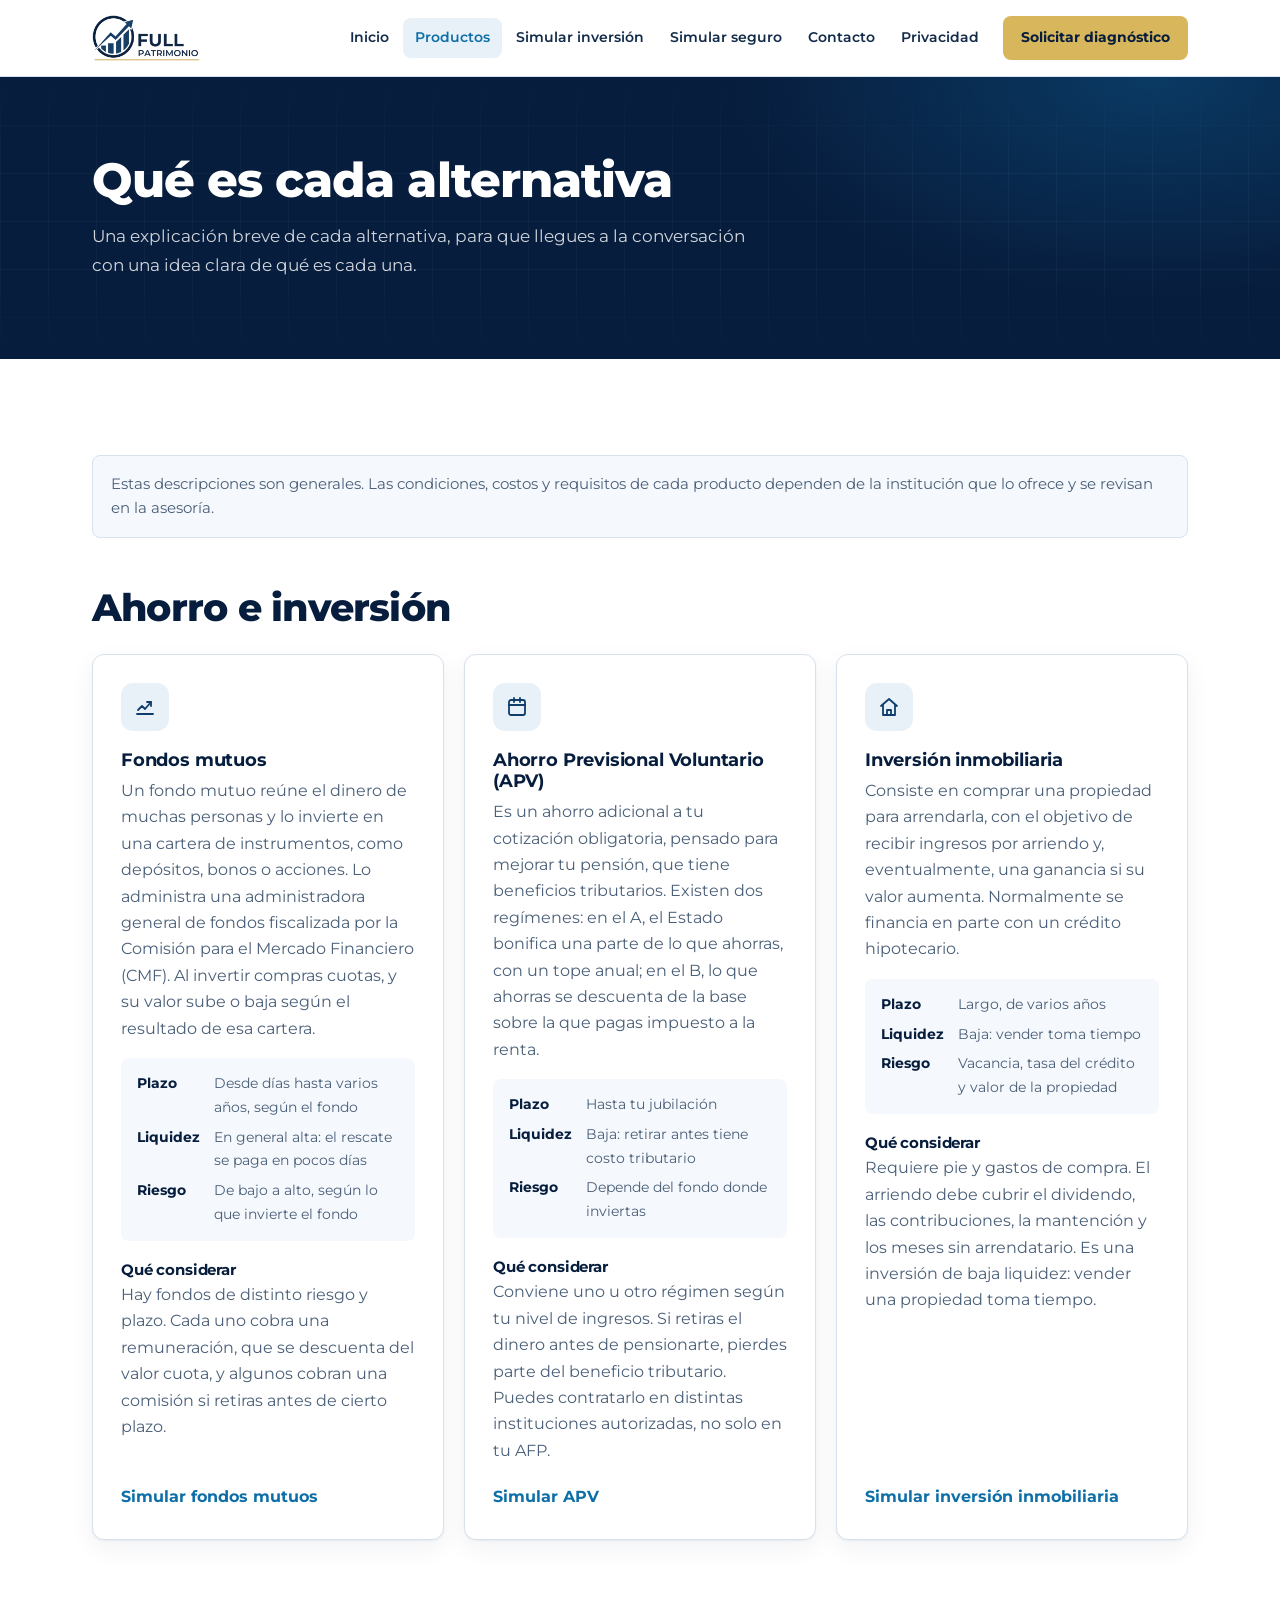
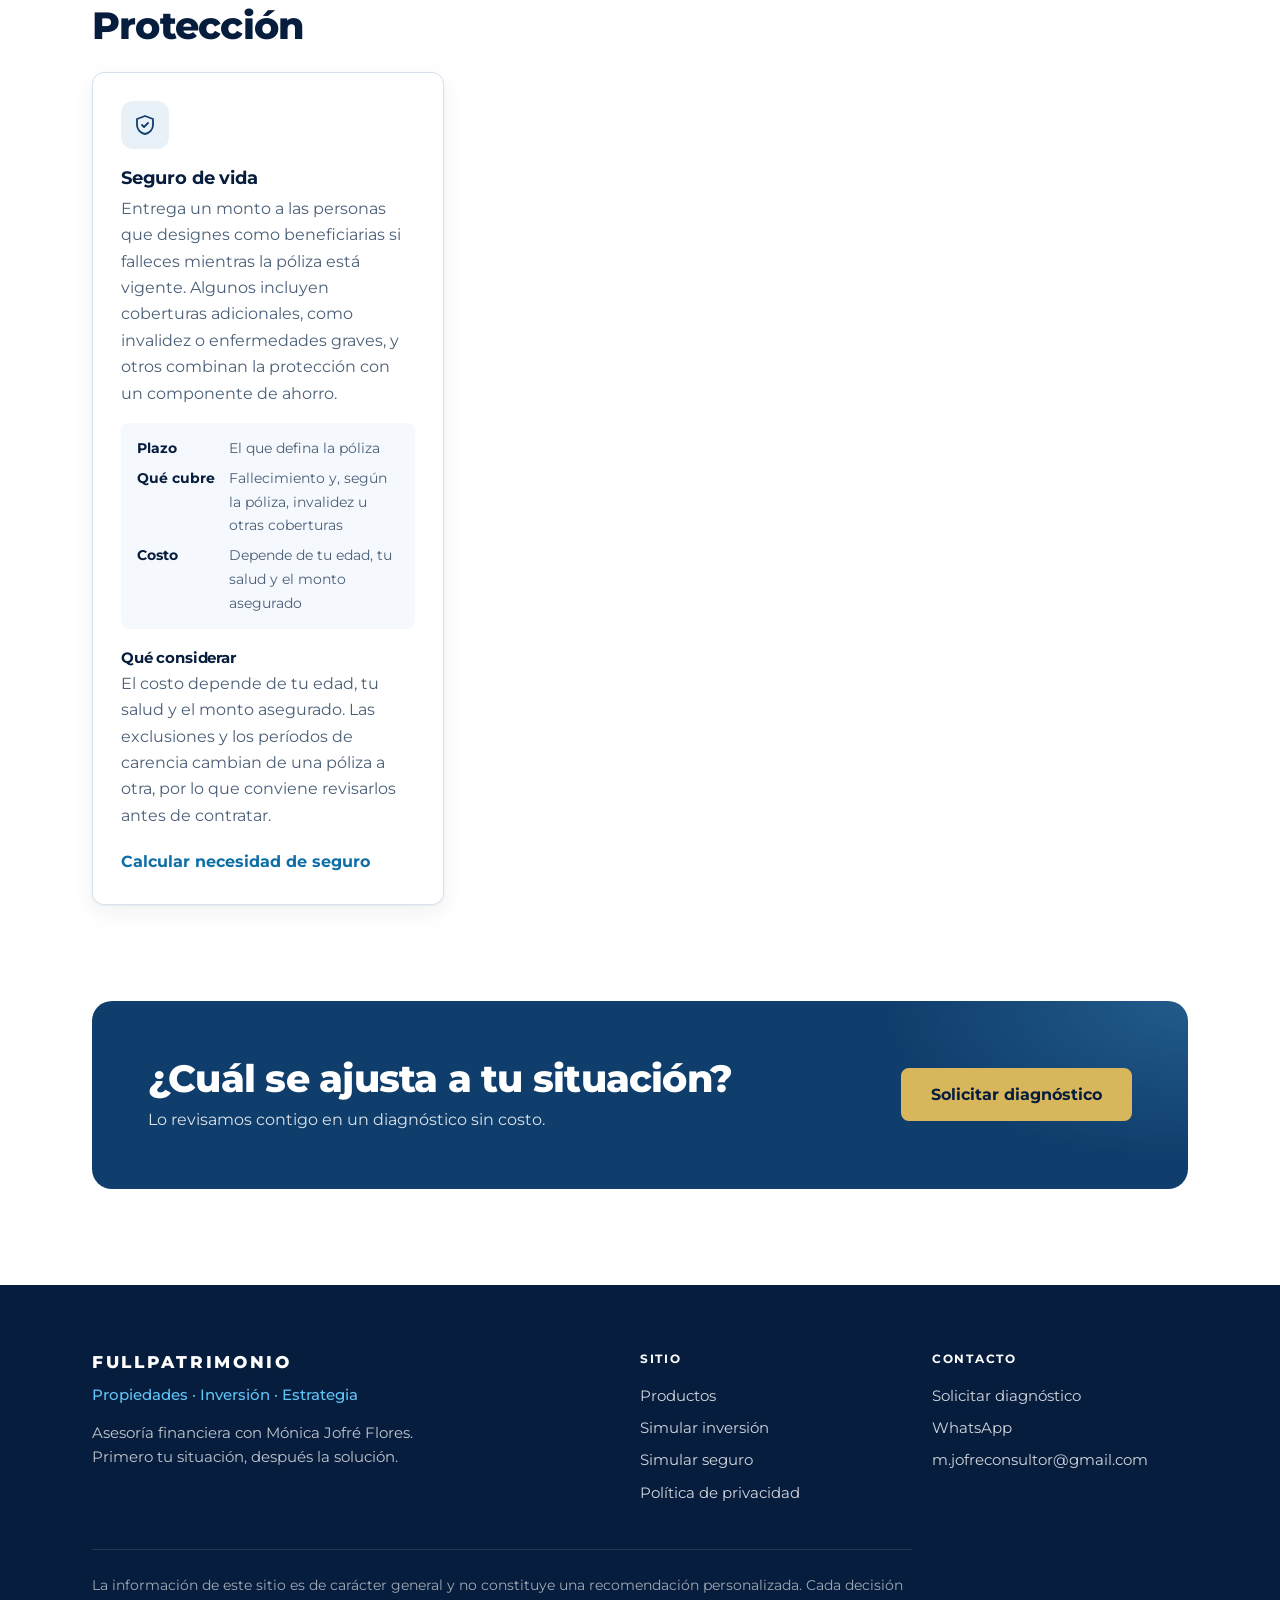
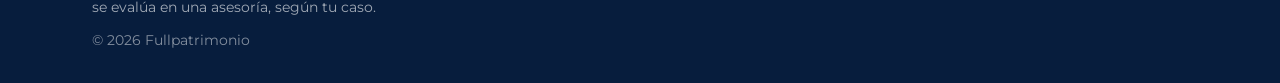
<file: productos/index.html>
<!DOCTYPE html>
<html lang="es-CL">
<head>
  <meta charset="utf-8">
  <meta name="viewport" content="width=device-width, initial-scale=1">
  <title>Productos | Fullpatrimonio</title>
  <meta name="description" content="Qué es cada alternativa de ahorro, inversión y protección, explicado de forma simple.">
  <!-- Retirar la etiqueta robots al publicar el sitio definitivo. -->
  <meta name="robots" content="noindex, nofollow">
  <link rel="icon" type="image/png" href="/assets/img/favicon.png">
  <link rel="preconnect" href="https://fonts.googleapis.com">
  <link rel="preconnect" href="https://fonts.gstatic.com" crossorigin>
  <link href="https://fonts.googleapis.com/css2?family=Montserrat:wght@400;500;600;700;800&display=swap" rel="stylesheet">
  <link rel="stylesheet" href="/assets/css/estilos.css">
</head>
<body>

  <header class="encabezado">
    <div class="contenedor">
      <a href="/" aria-label="Fullpatrimonio, inicio">
        <img src="/assets/img/logo-azul.png" alt="Fullpatrimonio" width="800" height="341">
      </a>
      <nav class="menu" aria-label="Menú principal">
        <button class="menu__boton" type="button" aria-expanded="false" aria-controls="menu-lista"><svg viewBox="0 0 24 24" fill="none" stroke="currentColor" stroke-width="1.8" stroke-linecap="round" stroke-linejoin="round" aria-hidden="true"><path d="M4 7h16M4 12h16M4 17h16"/></svg>Menú</button>
        <ul class="menu__lista" id="menu-lista">
          <li><a href="/">Inicio</a></li>
          <li><a href="/productos/" aria-current="page">Productos</a></li>
          <li><a href="/simulador-inversion/">Simular inversión</a></li>
          <li><a href="/simulador-seguros/">Simular seguro</a></li>
          <li><a href="/diagnostico/">Contacto</a></li>
          <li><a href="/privacidad/">Privacidad</a></li>
          <li class="menu__cta"><a href="/diagnostico/">Solicitar diagnóstico</a></li>
        </ul>
      </nav>
    </div>
  </header>

  <main>
  <section class="cabecera-pagina">
    <div class="contenedor">
      <h1>Qué es cada alternativa</h1>
        <p>Una explicación breve de cada alternativa, para que llegues a la conversación con una idea clara de qué es cada una.</p>
    </div>
  </section>
  <div class="seccion">
    <div class="contenedor">
      <p class="nota-general">Estas descripciones son generales. Las condiciones, costos y requisitos de cada producto dependen de la institución que lo ofrece y se revisan en la asesoría.</p>

      <!-- Pendiente: ajustar el listado al catálogo validado por Mónica. -->
      <section class="grupo" aria-labelledby="grupo-inversion">
        <h2 class="grupo__titulo" id="grupo-inversion">Ahorro e inversión</h2>
        <div class="productos">
          <article class="producto">
            <div class="icono"><svg viewBox="0 0 24 24" fill="none" stroke="currentColor" stroke-width="1.8" stroke-linecap="round" stroke-linejoin="round" aria-hidden="true"><path d="M4 19h16"/><path d="M5 15l4-4 3 3 6-7"/><path d="M14 7h4v4"/></svg></div>
            <h3>Fondos mutuos</h3>
            <p>Un fondo mutuo reúne el dinero de muchas personas y lo invierte en una cartera de instrumentos, como depósitos, bonos o acciones. Lo administra una administradora general de fondos fiscalizada por la Comisión para el Mercado Financiero (CMF). Al invertir compras cuotas, y su valor sube o baja según el resultado de esa cartera.</p>
            <dl class="ficha"><dt>Plazo</dt><dd>Desde días hasta varios años, según el fondo</dd><dt>Liquidez</dt><dd>En general alta: el rescate se paga en pocos días</dd><dt>Riesgo</dt><dd>De bajo a alto, según lo que invierte el fondo</dd></dl>
            <h4>Qué considerar</h4>
            <p>Hay fondos de distinto riesgo y plazo. Cada uno cobra una remuneración, que se descuenta del valor cuota, y algunos cobran una comisión si retiras antes de cierto plazo.</p>
            <a class="enlace-simulador" href="/simulador-inversion/#fondos-mutuos">Simular fondos mutuos</a>
          </article>
          <article class="producto">
            <div class="icono"><svg viewBox="0 0 24 24" fill="none" stroke="currentColor" stroke-width="1.8" stroke-linecap="round" stroke-linejoin="round" aria-hidden="true"><rect x="4" y="5" width="16" height="15" rx="2"/><path d="M4 10h16M9 3v4M15 3v4"/></svg></div>
            <h3>Ahorro Previsional Voluntario (APV)</h3>
            <p>Es un ahorro adicional a tu cotización obligatoria, pensado para mejorar tu pensión, que tiene beneficios tributarios. Existen dos regímenes: en el A, el Estado bonifica una parte de lo que ahorras, con un tope anual; en el B, lo que ahorras se descuenta de la base sobre la que pagas impuesto a la renta.</p>
            <dl class="ficha"><dt>Plazo</dt><dd>Hasta tu jubilación</dd><dt>Liquidez</dt><dd>Baja: retirar antes tiene costo tributario</dd><dt>Riesgo</dt><dd>Depende del fondo donde inviertas</dd></dl>
            <h4>Qué considerar</h4>
            <p>Conviene uno u otro régimen según tu nivel de ingresos. Si retiras el dinero antes de pensionarte, pierdes parte del beneficio tributario. Puedes contratarlo en distintas instituciones autorizadas, no solo en tu AFP.</p>
            <a class="enlace-simulador" href="/simulador-inversion/#apv">Simular APV</a>
          </article>
          <article class="producto">
            <div class="icono"><svg viewBox="0 0 24 24" fill="none" stroke="currentColor" stroke-width="1.8" stroke-linecap="round" stroke-linejoin="round" aria-hidden="true"><path d="M4 11l8-7 8 7"/><path d="M6 10v10h12V10"/><path d="M10 20v-5h4v5"/></svg></div>
            <h3>Inversión inmobiliaria</h3>
            <p>Consiste en comprar una propiedad para arrendarla, con el objetivo de recibir ingresos por arriendo y, eventualmente, una ganancia si su valor aumenta. Normalmente se financia en parte con un crédito hipotecario.</p>
            <dl class="ficha"><dt>Plazo</dt><dd>Largo, de varios años</dd><dt>Liquidez</dt><dd>Baja: vender toma tiempo</dd><dt>Riesgo</dt><dd>Vacancia, tasa del crédito y valor de la propiedad</dd></dl>
            <h4>Qué considerar</h4>
            <p>Requiere pie y gastos de compra. El arriendo debe cubrir el dividendo, las contribuciones, la mantención y los meses sin arrendatario. Es una inversión de baja liquidez: vender una propiedad toma tiempo.</p>
            <a class="enlace-simulador" href="/simulador-inversion/#inmobiliario">Simular inversión inmobiliaria</a>
          </article>
        </div>
      </section>

      <section class="grupo" aria-labelledby="grupo-proteccion">
        <h2 class="grupo__titulo" id="grupo-proteccion">Protección</h2>
        <div class="productos">
          <article class="producto">
            <div class="icono"><svg viewBox="0 0 24 24" fill="none" stroke="currentColor" stroke-width="1.8" stroke-linecap="round" stroke-linejoin="round" aria-hidden="true"><path d="M12 3l8 3v6c0 4.5-3.4 8.3-8 9-4.6-.7-8-4.5-8-9V6l8-3z"/><path d="M9 12l2 2 4-4"/></svg></div>
            <h3>Seguro de vida</h3>
            <p>Entrega un monto a las personas que designes como beneficiarias si falleces mientras la póliza está vigente. Algunos incluyen coberturas adicionales, como invalidez o enfermedades graves, y otros combinan la protección con un componente de ahorro.</p>
            <dl class="ficha"><dt>Plazo</dt><dd>El que defina la póliza</dd><dt>Qué cubre</dt><dd>Fallecimiento y, según la póliza, invalidez u otras coberturas</dd><dt>Costo</dt><dd>Depende de tu edad, tu salud y el monto asegurado</dd></dl>
            <h4>Qué considerar</h4>
            <p>El costo depende de tu edad, tu salud y el monto asegurado. Las exclusiones y los períodos de carencia cambian de una póliza a otra, por lo que conviene revisarlos antes de contratar.</p>
            <a class="enlace-simulador" href="/simulador-seguros/">Calcular necesidad de seguro</a>
          </article>
        </div>
      </section>

    </div>
  </div>
    <section class="banda-cta">
      <div class="contenedor">
        <div class="banda-cta__caja">
          <div>
            <h2>¿Cuál se ajusta a tu situación?</h2>
            <p>Lo revisamos contigo en un diagnóstico sin costo.</p>
          </div>
          <a class="btn" href="/diagnostico/">Solicitar diagnóstico</a>
        </div>
      </div>
    </section>
  </main>

  <footer class="pie">
    <div class="contenedor">
      <div class="pie__grid">
        <div>
          <p class="marca">Fullpatrimonio</p>
          <p class="lema">Propiedades · Inversión · Estrategia</p>
          <p class="pie__texto">Asesoría financiera con Mónica Jofré Flores. Primero tu situación, después la solución.</p>
        </div>
        <div>
          <p class="pie__titulo">Sitio</p>
          <ul class="pie__lista">
            <li><a href="/productos/">Productos</a></li>
            <li><a href="/simulador-inversion/">Simular inversión</a></li>
            <li><a href="/simulador-seguros/">Simular seguro</a></li>
            <li><a href="/privacidad/">Política de privacidad</a></li>
          </ul>
        </div>
        <div>
          <p class="pie__titulo">Contacto</p>
          <ul class="pie__lista">
            <li><a href="/diagnostico/">Solicitar diagnóstico</a></li>
            <li><a href="https://wa.me/56934545238?text=Hola%2C%20quiero%20solicitar%20mi%20diagn%C3%B3stico%20financiero.%20WEB" target="_blank" rel="noopener">WhatsApp</a></li>
            <li><a href="mailto:m.jofreconsultor@gmail.com">m.jofreconsultor@gmail.com</a></li>
          </ul>
        </div>
      </div>
      <p class="aviso">La información de este sitio es de carácter general y no constituye una recomendación personalizada. Cada decisión se evalúa en una asesoría, según tu caso.</p>
      <p class="copia">&copy; 2026 Fullpatrimonio</p>
    </div>
  </footer>

  <script src="/assets/js/menu.js"></script>
  <script src="/assets/js/origen.js"></script>
</body>
</html>
</file>
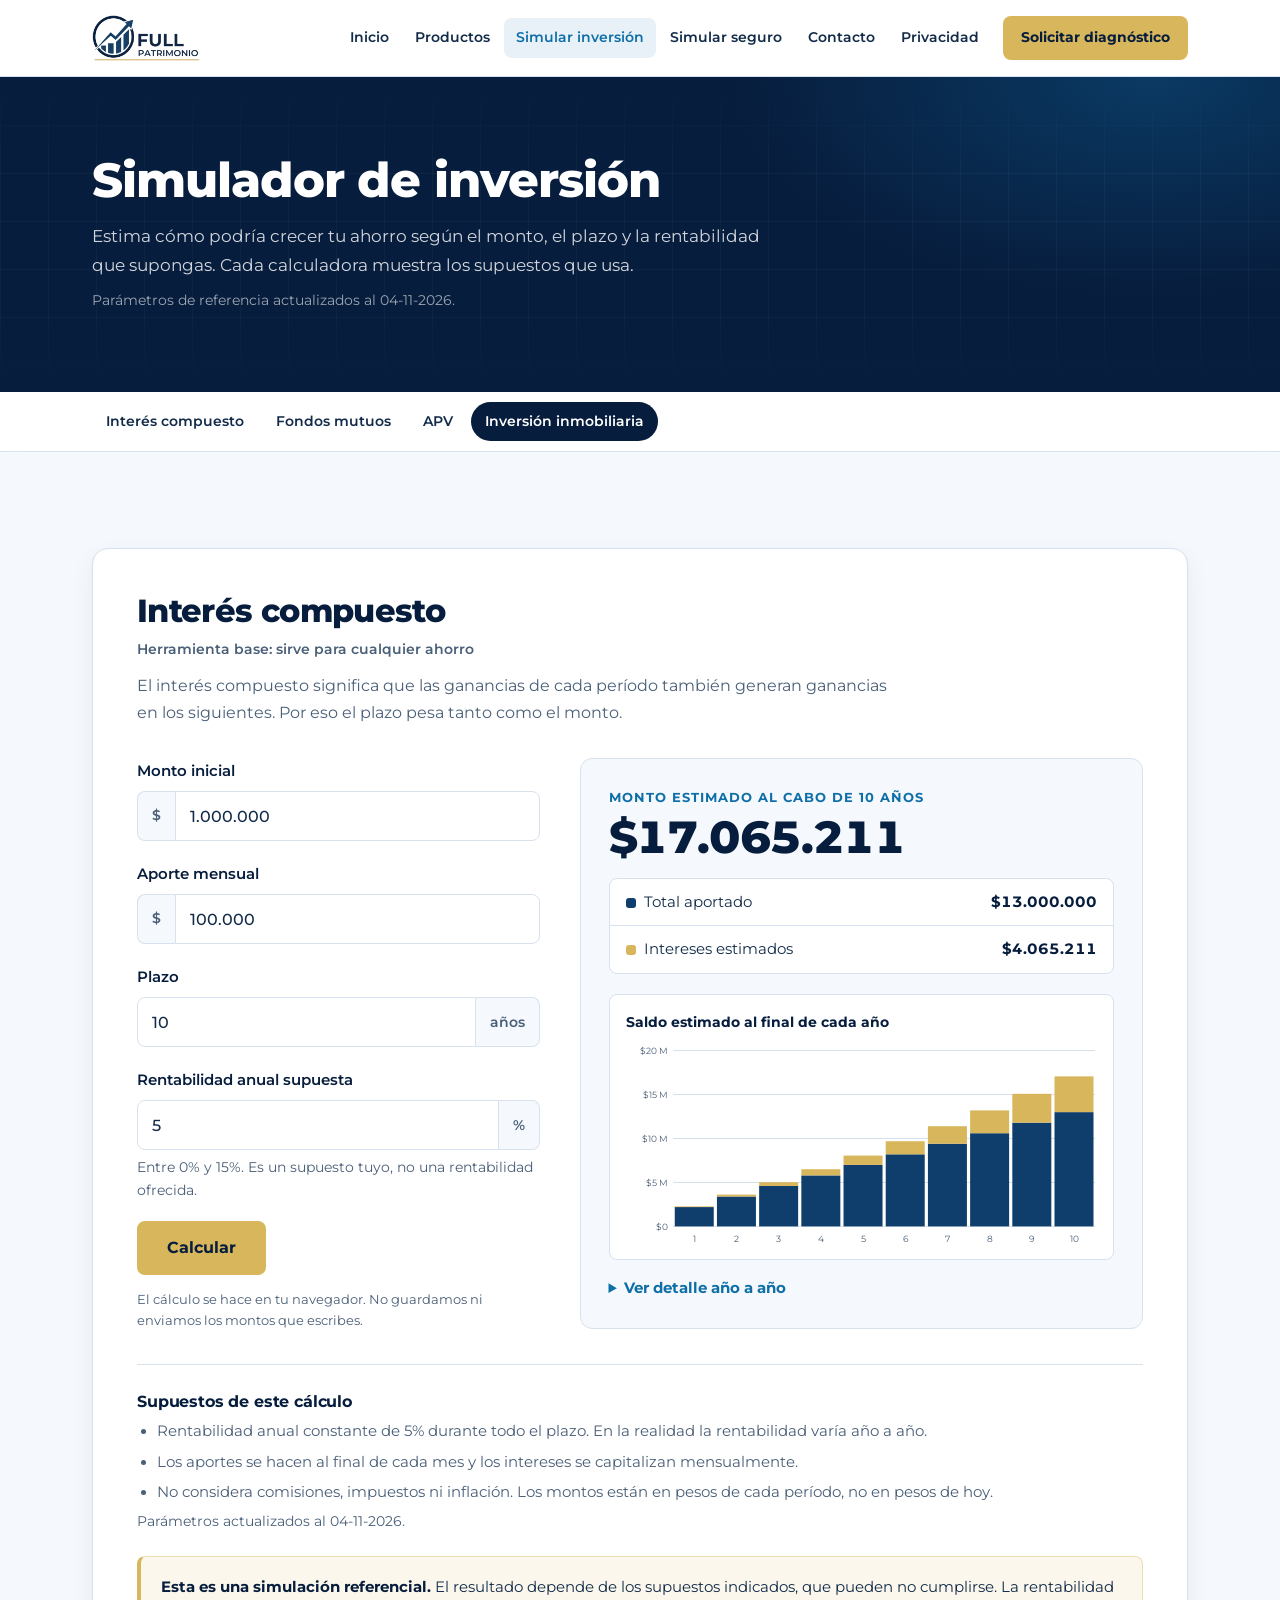
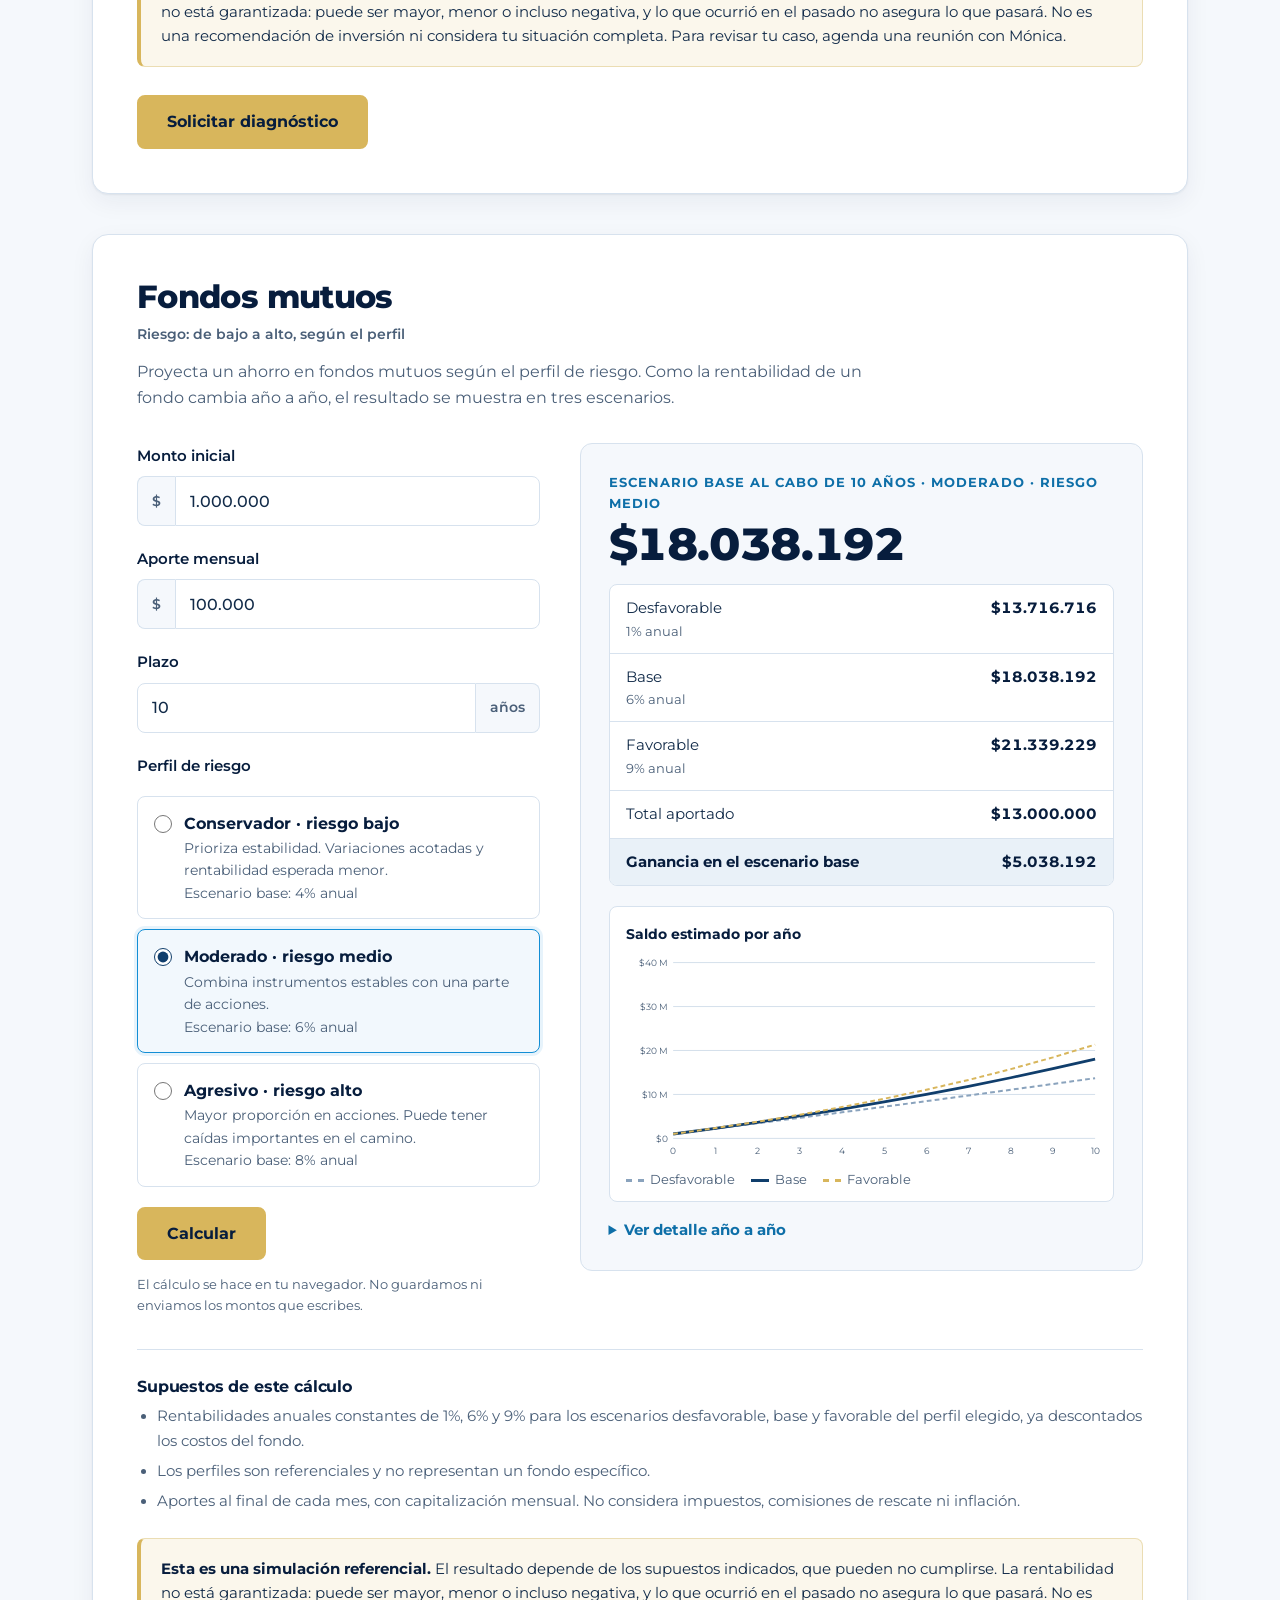
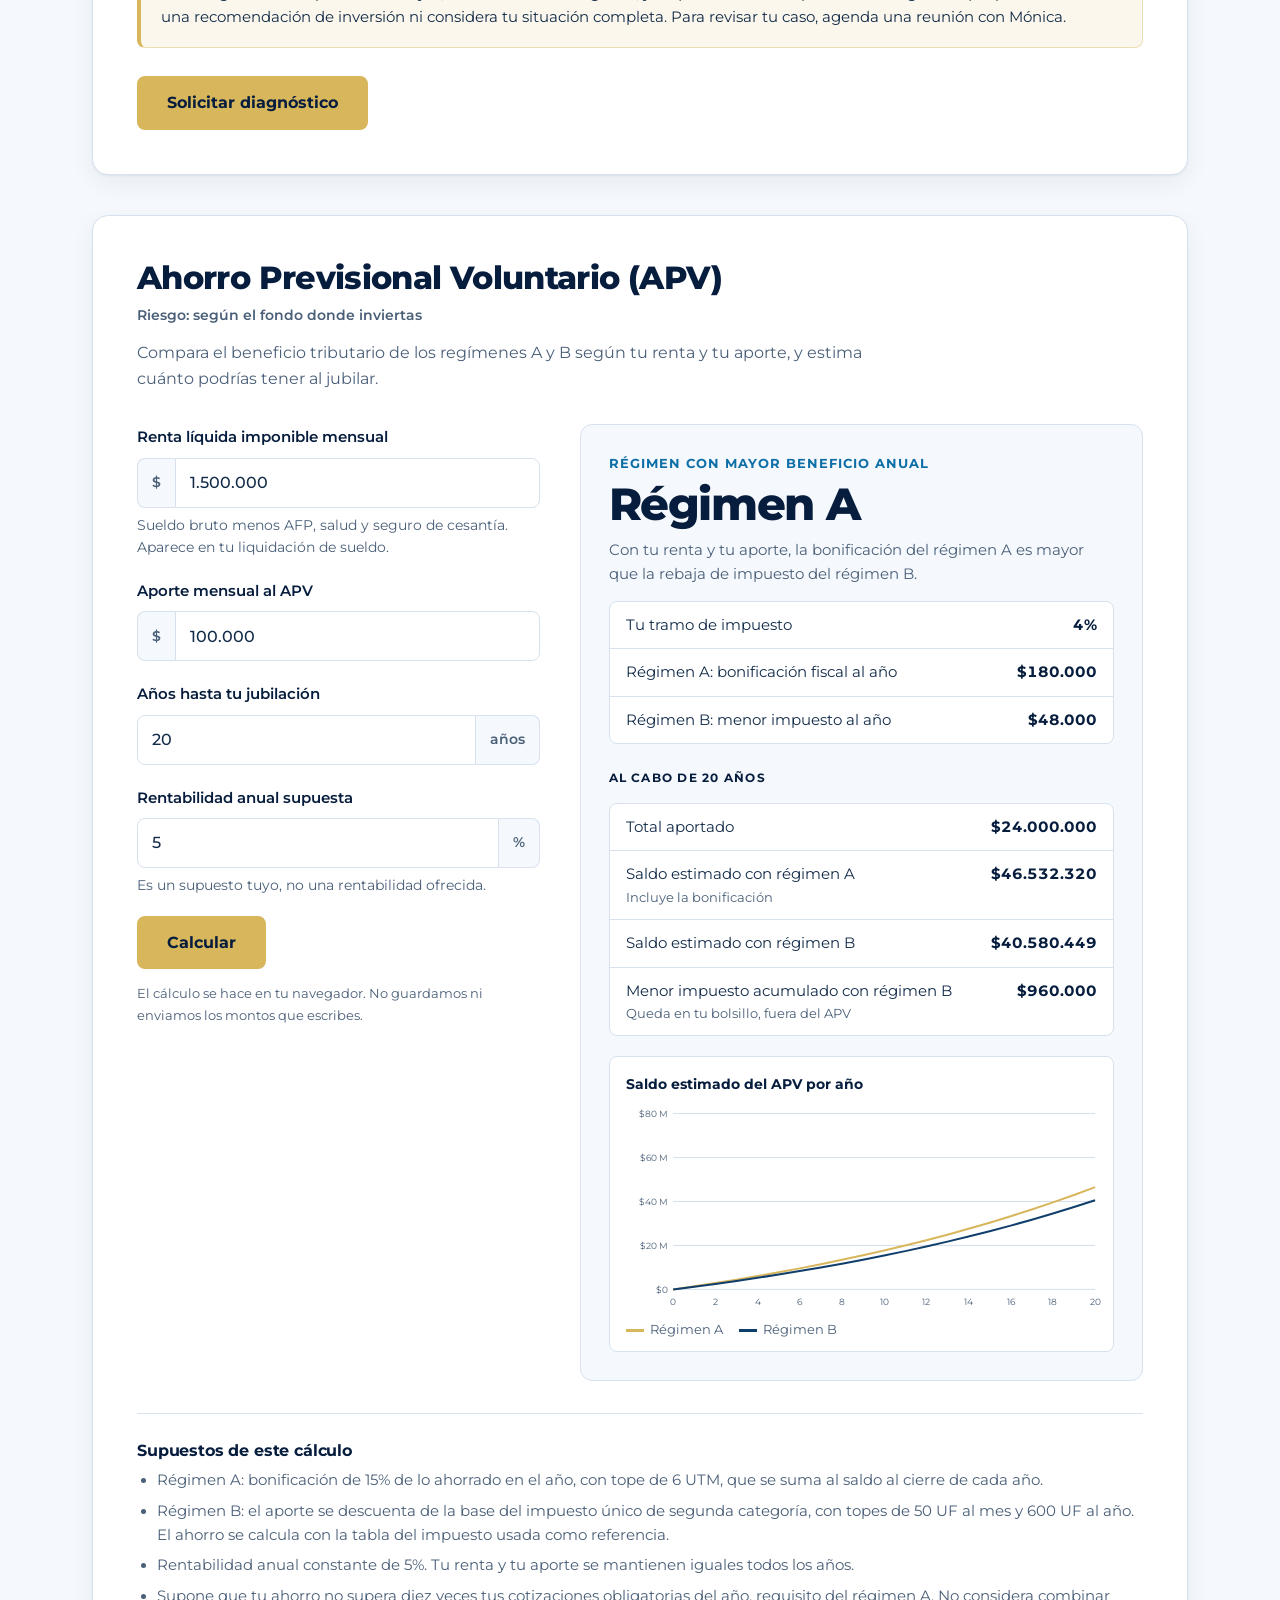
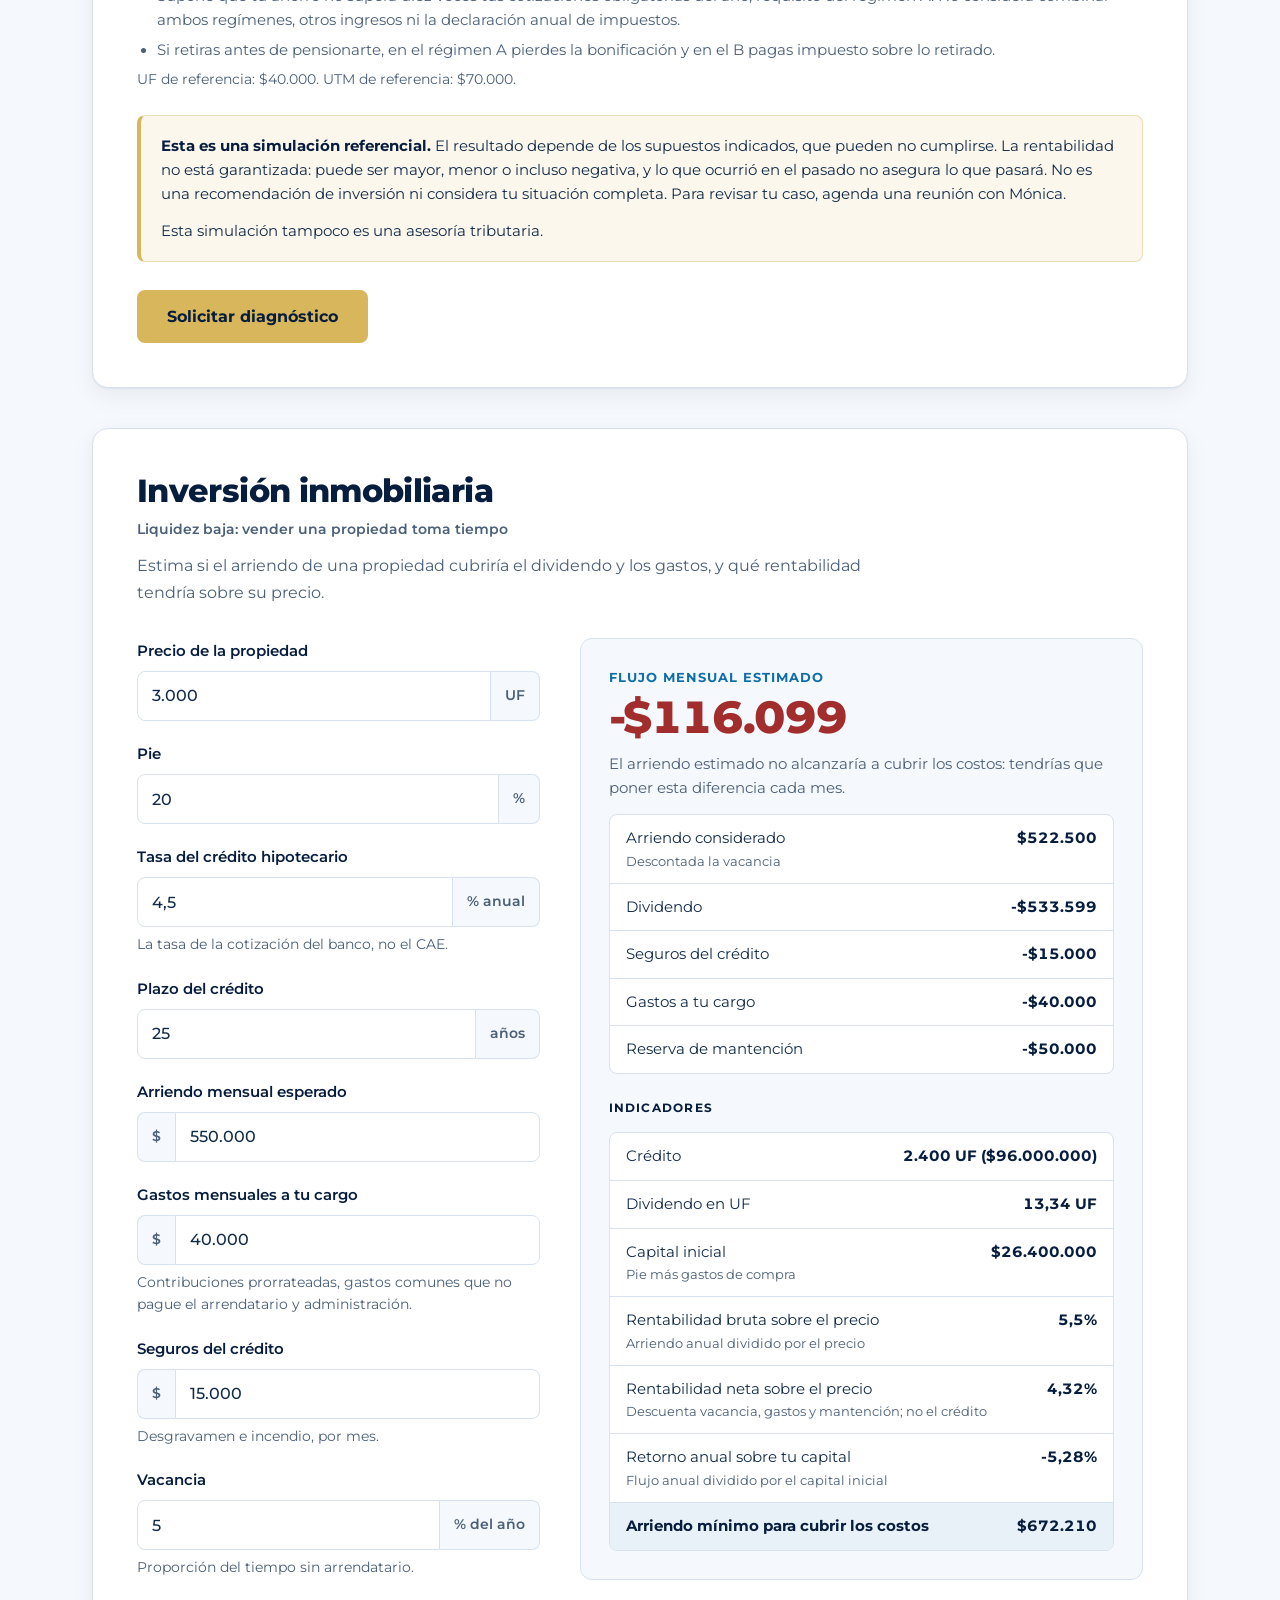
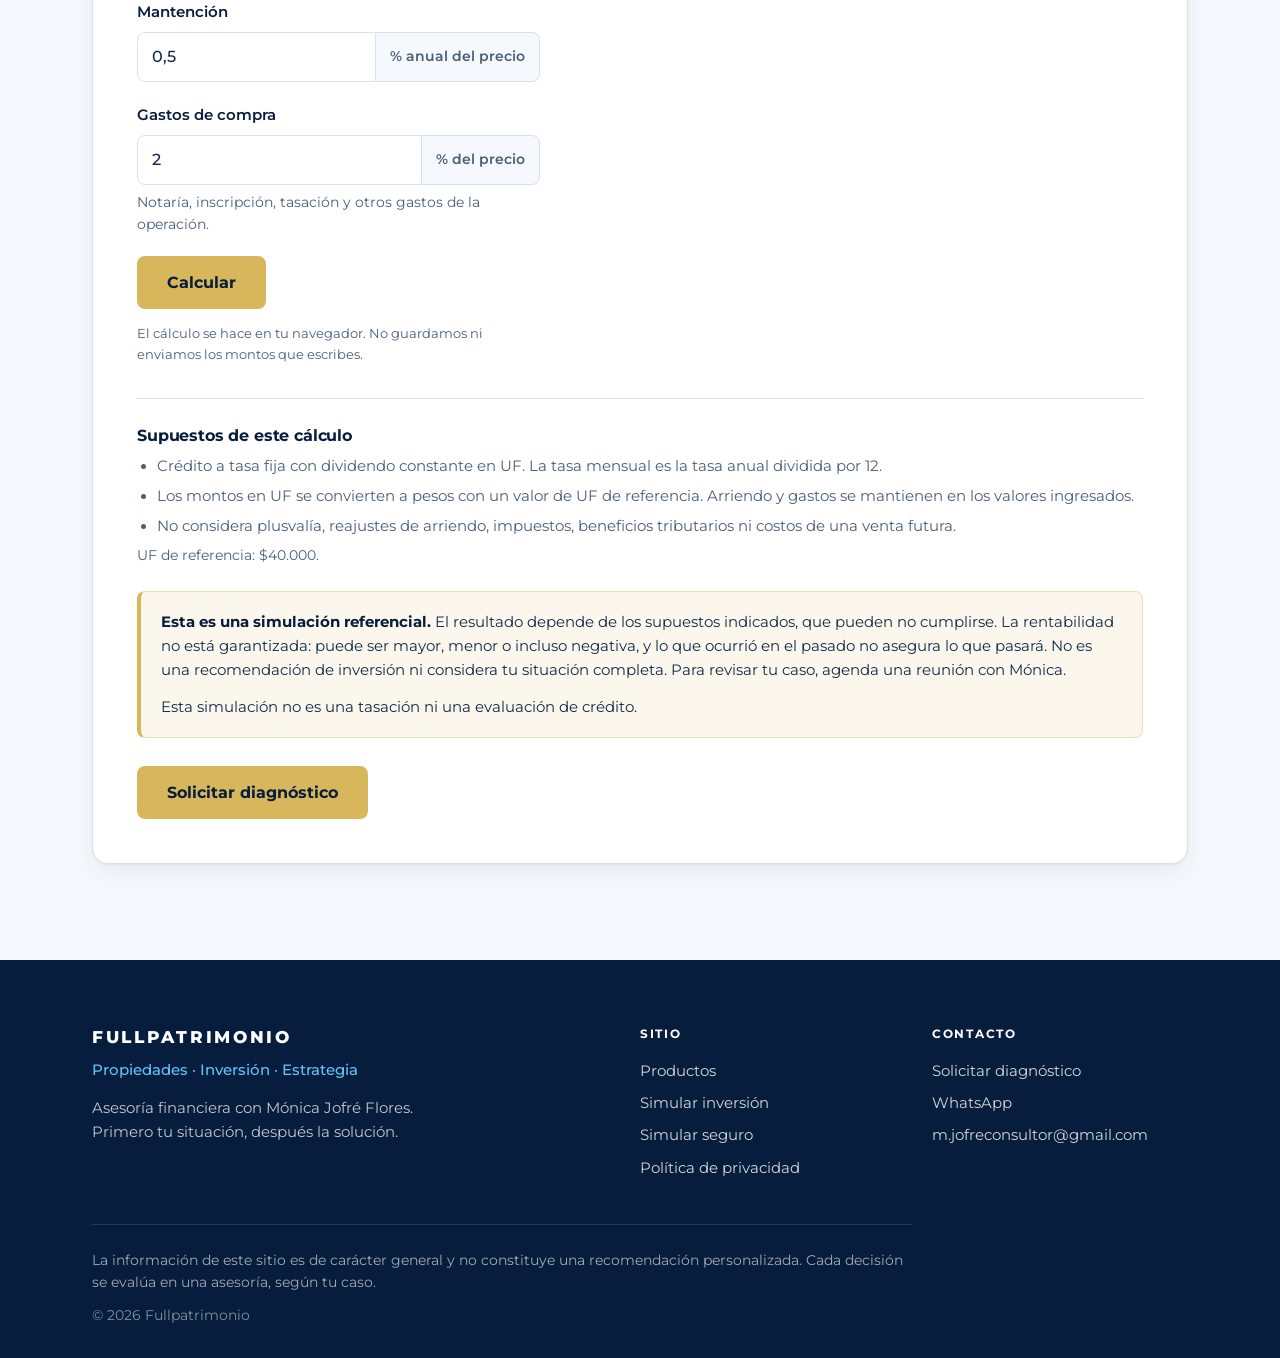
<file: simulador-inversion/index.html>
<!DOCTYPE html>
<html lang="es-CL">
<head>
  <meta charset="utf-8">
  <meta name="viewport" content="width=device-width, initial-scale=1">
  <title>Simulador de inversión | Fullpatrimonio</title>
  <meta name="description" content="Calcula cómo podría crecer tu ahorro en el tiempo, con supuestos explícitos.">
  <!-- Retirar la etiqueta robots al publicar el sitio definitivo. -->
  <meta name="robots" content="noindex, nofollow">
  <link rel="icon" type="image/png" href="/assets/img/favicon.png">
  <link rel="preconnect" href="https://fonts.googleapis.com">
  <link rel="preconnect" href="https://fonts.gstatic.com" crossorigin>
  <link href="https://fonts.googleapis.com/css2?family=Montserrat:wght@400;500;600;700;800&display=swap" rel="stylesheet">
  <link rel="stylesheet" href="/assets/css/estilos.css">
</head>
<body>

  <header class="encabezado">
    <div class="contenedor">
      <a href="/" aria-label="Fullpatrimonio, inicio">
        <img src="/assets/img/logo-azul.png" alt="Fullpatrimonio" width="800" height="341">
      </a>
      <nav class="menu" aria-label="Menú principal">
        <button class="menu__boton" type="button" aria-expanded="false" aria-controls="menu-lista"><svg viewBox="0 0 24 24" fill="none" stroke="currentColor" stroke-width="1.8" stroke-linecap="round" stroke-linejoin="round" aria-hidden="true"><path d="M4 7h16M4 12h16M4 17h16"/></svg>Menú</button>
        <ul class="menu__lista" id="menu-lista">
          <li><a href="/">Inicio</a></li>
          <li><a href="/productos/">Productos</a></li>
          <li><a href="/simulador-inversion/" aria-current="page">Simular inversión</a></li>
          <li><a href="/simulador-seguros/">Simular seguro</a></li>
          <li><a href="/diagnostico/">Contacto</a></li>
          <li><a href="/privacidad/">Privacidad</a></li>
          <li class="menu__cta"><a href="/diagnostico/">Solicitar diagnóstico</a></li>
        </ul>
      </nav>
    </div>
  </header>

  <main>
  <section class="cabecera-pagina">
    <div class="contenedor">
      <h1>Simulador de inversión</h1>
        <p>Estima cómo podría crecer tu ahorro según el monto, el plazo y la rentabilidad que supongas. Cada calculadora muestra los supuestos que usa.</p>
      <p class="fecha-parametros" id="parametros-fecha"></p>
    </div>
  </section>
  <nav class="pestanas" aria-label="Calculadoras">
    <div class="contenedor">
      <ul>
        <li><a href="#interes-compuesto">Interés compuesto</a></li>
        <li><a href="#fondos-mutuos">Fondos mutuos</a></li>
        <li><a href="#apv">APV</a></li>
        <li><a href="#inmobiliario">Inversión inmobiliaria</a></li>
      </ul>
    </div>
  </nav>
  <div class="seccion seccion--pale">
    <div class="contenedor">

      <section class="simulador" id="interes-compuesto" aria-labelledby="titulo-ic">
        <h2 id="titulo-ic">Interés compuesto</h2>
        <p class="sim-meta">Herramienta base: sirve para cualquier ahorro</p>
        <p>El interés compuesto significa que las ganancias de cada período también generan ganancias en los siguientes. Por eso el plazo pesa tanto como el monto.</p>

        <div class="simulador__cuerpo">
          <form id="form-ic" class="form" novalidate>
            <div class="form__campo">
              <label for="ic-inicial">Monto inicial</label>
              <div class="campo-unidad"><span>$</span><input id="ic-inicial" type="text" inputmode="numeric" autocomplete="off" value="1.000.000"></div>
            </div>
            <div class="form__campo">
              <label for="ic-aporte">Aporte mensual</label>
              <div class="campo-unidad"><span>$</span><input id="ic-aporte" type="text" inputmode="numeric" autocomplete="off" value="100.000"></div>
            </div>
            <div class="form__campo">
              <label for="ic-plazo">Plazo</label>
              <div class="campo-unidad"><input id="ic-plazo" type="text" inputmode="numeric" autocomplete="off" value="10"><span>años</span></div>
            </div>
            <div class="form__campo">
              <label for="ic-tasa">Rentabilidad anual supuesta</label>
              <div class="campo-unidad"><input id="ic-tasa" type="text" inputmode="decimal" autocomplete="off" value="5"><span>%</span></div>
              <p class="form__pista"><span id="ic-rango-tasa">Entre 0% y 15%.</span> Es un supuesto tuyo, no una rentabilidad ofrecida.</p>
            </div>
            <p id="ic-mensaje" class="form__mensaje" role="alert"></p>
            <button class="btn" type="submit">Calcular</button>
            <p class="privacidad-calculo">El cálculo se hace en tu navegador. No guardamos ni enviamos los montos que escribes.</p>
          </form>

          <div class="resultado" id="ic-resultado" hidden aria-live="polite">
            <p class="resultado__principal">Monto estimado al cabo de <span id="ic-anos"></span></p>
            <p class="resultado__cifra" id="ic-final"></p>
            <ul class="resultado__desglose">
              <li><span><span class="marca-color" style="background:#103E6C"></span>Total aportado</span><strong id="ic-aportado"></strong></li>
              <li><span><span class="marca-color" style="background:#D8B65C"></span>Intereses estimados</span><strong id="ic-intereses"></strong></li>
            </ul>
            <div class="grafico">
              <p class="grafico__titulo">Saldo estimado al final de cada año</p>
              <div id="ic-grafico"></div>
            </div>
            <details class="detalle">
              <summary>Ver detalle año a año</summary>
              <div class="tabla-scroll">
                <table class="tabla">
                  <thead><tr><th scope="col">Año</th><th scope="col">Aportado</th><th scope="col">Intereses</th><th scope="col">Saldo</th></tr></thead>
                  <tbody id="ic-tabla"></tbody>
                </table>
              </div>
            </details>
          </div>
        </div>

        <div class="supuestos">
          <h3>Supuestos de este cálculo</h3>
          <ul>
            <li>Rentabilidad anual constante de <span class="ic-tasa-texto">5%</span> durante todo el plazo. En la realidad la rentabilidad varía año a año.</li>
            <li>Los aportes se hacen al final de cada mes y los intereses se capitalizan mensualmente.</li>
            <li>No considera comisiones, impuestos ni inflación. Los montos están en pesos de cada período, no en pesos de hoy.</li>
          </ul>
          <p class="form__pista" id="ic-actualizado"></p>
        </div>

        <div class="advertencia">
          <p><strong>Esta es una simulación referencial.</strong> El resultado depende de los supuestos indicados, que pueden no cumplirse. La rentabilidad no está garantizada: puede ser mayor, menor o incluso negativa, y lo que ocurrió en el pasado no asegura lo que pasará. No es una recomendación de inversión ni considera tu situación completa. Para revisar tu caso, agenda una reunión con Mónica.</p>
        </div>
        <p class="cierre-sim"><a class="btn" href="/diagnostico/">Solicitar diagnóstico</a></p>
      </section>

      <section class="simulador" id="fondos-mutuos" aria-labelledby="titulo-fm">
        <h2 id="titulo-fm">Fondos mutuos</h2>
        <p class="sim-meta">Riesgo: de bajo a alto, según el perfil</p>
        <p>Proyecta un ahorro en fondos mutuos según el perfil de riesgo. Como la rentabilidad de un fondo cambia año a año, el resultado se muestra en tres escenarios.</p>
        <div class="simulador__cuerpo">
          <form id="form-fm" class="form" novalidate>
            <div class="form__campo">
              <label for="fm-inicial">Monto inicial</label>
              <div class="campo-unidad"><span>$</span><input id="fm-inicial" type="text" inputmode="numeric" autocomplete="off" value="1.000.000" data-monto></div>
            </div>
            <div class="form__campo">
              <label for="fm-aporte">Aporte mensual</label>
              <div class="campo-unidad"><span>$</span><input id="fm-aporte" type="text" inputmode="numeric" autocomplete="off" value="100.000" data-monto></div>
            </div>
            <div class="form__campo">
              <label for="fm-plazo">Plazo</label>
              <div class="campo-unidad"><input id="fm-plazo" type="text" inputmode="numeric" autocomplete="off" value="10"><span>años</span></div>
            </div>
            <fieldset class="opciones">
              <legend>Perfil de riesgo</legend>
              <label class="opcion"><input type="radio" name="fm-perfil" value="conservador"><span><strong>Conservador · riesgo bajo</strong><small>Prioriza estabilidad. Variaciones acotadas y rentabilidad esperada menor.</small><small id="fm-tasas-conservador"></small></span></label>
              <label class="opcion"><input type="radio" name="fm-perfil" value="moderado" checked><span><strong>Moderado · riesgo medio</strong><small>Combina instrumentos estables con una parte de acciones.</small><small id="fm-tasas-moderado"></small></span></label>
              <label class="opcion"><input type="radio" name="fm-perfil" value="agresivo"><span><strong>Agresivo · riesgo alto</strong><small>Mayor proporción en acciones. Puede tener caídas importantes en el camino.</small><small id="fm-tasas-agresivo"></small></span></label>
            </fieldset>
            <p id="fm-mensaje" class="form__mensaje" role="alert"></p>
            <button class="btn" type="submit">Calcular</button>
            <p class="privacidad-calculo">El cálculo se hace en tu navegador. No guardamos ni enviamos los montos que escribes.</p>
          </form>
          <div class="resultado" id="fm-resultado" hidden aria-live="polite">
            <p class="resultado__principal">Escenario base al cabo de <span id="fm-anos"></span> · <span id="fm-perfil-texto"></span></p>
            <p class="resultado__cifra" id="fm-base"></p>
            <ul class="resultado__desglose">
              <li><span>Desfavorable<small id="fm-desf-tasa"></small></span><strong id="fm-desf"></strong></li>
              <li><span>Base<small id="fm-base-tasa"></small></span><strong id="fm-base-repite"></strong></li>
              <li><span>Favorable<small id="fm-fav-tasa"></small></span><strong id="fm-fav"></strong></li>
              <li><span>Total aportado</span><strong id="fm-aportado"></strong></li>
              <li class="total"><span>Ganancia en el escenario base</span><strong id="fm-ganancia"></strong></li>
            </ul>
            <div class="grafico">
              <p class="grafico__titulo">Saldo estimado por año</p>
              <div id="fm-grafico"></div>
              <p class="leyenda"><span><span class="linea-color linea-color--punteada" style="border-color:#8AA3BD"></span>Desfavorable</span><span><span class="linea-color" style="border-color:#103E6C"></span>Base</span><span><span class="linea-color linea-color--punteada" style="border-color:#D8B65C"></span>Favorable</span></p>
            </div>
            <details class="detalle">
              <summary>Ver detalle año a año</summary>
              <div class="tabla-scroll"><table class="tabla"><thead><tr><th scope="col">Año</th><th scope="col">Desfavorable</th><th scope="col">Base</th><th scope="col">Favorable</th></tr></thead><tbody id="fm-tabla"></tbody></table></div>
            </details>
          </div>
        </div>
        <div class="supuestos">
          <h3>Supuestos de este cálculo</h3>
          <ul>
            <li>Rentabilidades anuales constantes de <span class="fm-tasas-texto"></span> para los escenarios desfavorable, base y favorable del perfil elegido, ya descontados los costos del fondo.</li>
            <li>Los perfiles son referenciales y no representan un fondo específico.</li>
            <li>Aportes al final de cada mes, con capitalización mensual. No considera impuestos, comisiones de rescate ni inflación.</li>
          </ul>
        </div>
        <div class="advertencia">
          <p><strong>Esta es una simulación referencial.</strong> El resultado depende de los supuestos indicados, que pueden no cumplirse. La rentabilidad no está garantizada: puede ser mayor, menor o incluso negativa, y lo que ocurrió en el pasado no asegura lo que pasará. No es una recomendación de inversión ni considera tu situación completa. Para revisar tu caso, agenda una reunión con Mónica.</p>
        </div>
        <p class="cierre-sim"><a class="btn" href="/diagnostico/">Solicitar diagnóstico</a></p>
      </section>

      <section class="simulador" id="apv" aria-labelledby="titulo-apv">
        <h2 id="titulo-apv">Ahorro Previsional Voluntario (APV)</h2>
        <p class="sim-meta">Riesgo: según el fondo donde inviertas</p>
        <p>Compara el beneficio tributario de los regímenes A y B según tu renta y tu aporte, y estima cuánto podrías tener al jubilar.</p>
        <div class="simulador__cuerpo">
          <form id="form-apv" class="form" novalidate>
            <div class="form__campo">
              <label for="apv-renta">Renta líquida imponible mensual</label>
              <div class="campo-unidad"><span>$</span><input id="apv-renta" type="text" inputmode="numeric" autocomplete="off" value="1.500.000" data-monto></div>
              <p class="form__pista">Sueldo bruto menos AFP, salud y seguro de cesantía. Aparece en tu liquidación de sueldo.</p>
            </div>
            <div class="form__campo">
              <label for="apv-aporte">Aporte mensual al APV</label>
              <div class="campo-unidad"><span>$</span><input id="apv-aporte" type="text" inputmode="numeric" autocomplete="off" value="100.000" data-monto></div>
            </div>
            <div class="form__campo">
              <label for="apv-plazo">Años hasta tu jubilación</label>
              <div class="campo-unidad"><input id="apv-plazo" type="text" inputmode="numeric" autocomplete="off" value="20"><span>años</span></div>
            </div>
            <div class="form__campo">
              <label for="apv-tasa">Rentabilidad anual supuesta</label>
              <div class="campo-unidad"><input id="apv-tasa" type="text" inputmode="decimal" autocomplete="off" value="5"><span>%</span></div>
              <p class="form__pista">Es un supuesto tuyo, no una rentabilidad ofrecida.</p>
            </div>
            <p id="apv-mensaje" class="form__mensaje" role="alert"></p>
            <button class="btn" type="submit">Calcular</button>
            <p class="privacidad-calculo">El cálculo se hace en tu navegador. No guardamos ni enviamos los montos que escribes.</p>
          </form>
          <div class="resultado" id="apv-resultado" hidden aria-live="polite">
            <p class="resultado__principal">Régimen con mayor beneficio anual</p>
            <p class="resultado__cifra" id="apv-sugerido"></p>
            <p class="resultado__texto" id="apv-sugerido-texto"></p>
            <ul class="resultado__desglose">
              <li><span>Tu tramo de impuesto</span><strong id="apv-tramo"></strong></li>
              <li><span>Régimen A: bonificación fiscal al año</span><strong id="apv-a-anual"></strong></li>
              <li><span>Régimen B: menor impuesto al año</span><strong id="apv-b-anual"></strong></li>
            </ul>
            <p class="aviso-tope" id="apv-tope-b" hidden>Tu aporte supera el tope del régimen B. El cálculo del régimen B considera solo el tope.</p>
            <p class="resultado__subtitulo">Al cabo de <span id="apv-anos"></span></p>
            <ul class="resultado__desglose">
              <li><span>Total aportado</span><strong id="apv-aportado"></strong></li>
              <li><span>Saldo estimado con régimen A<small>Incluye la bonificación</small></span><strong id="apv-a-saldo"></strong></li>
              <li><span>Saldo estimado con régimen B</span><strong id="apv-b-saldo"></strong></li>
              <li><span>Menor impuesto acumulado con régimen B<small>Queda en tu bolsillo, fuera del APV</small></span><strong id="apv-b-acumulado"></strong></li>
            </ul>
            <div class="grafico">
              <p class="grafico__titulo">Saldo estimado del APV por año</p>
              <div id="apv-grafico"></div>
              <p class="leyenda"><span><span class="linea-color" style="border-color:#D8B65C"></span>Régimen A</span><span><span class="linea-color" style="border-color:#103E6C"></span>Régimen B</span></p>
            </div>
          </div>
        </div>
        <div class="supuestos">
          <h3>Supuestos de este cálculo</h3>
          <ul>
            <li>Régimen A: bonificación de <span id="apv-bonif-texto"></span>, que se suma al saldo al cierre de cada año.</li>
            <li>Régimen B: el aporte se descuenta de la base del impuesto único de segunda categoría, con topes de <span id="apv-topes-texto"></span>. El ahorro se calcula con la tabla del impuesto usada como referencia.</li>
            <li>Rentabilidad anual constante de <span class="apv-tasa-texto"></span>. Tu renta y tu aporte se mantienen iguales todos los años.</li>
            <li>Supone que tu ahorro no supera diez veces tus cotizaciones obligatorias del año, requisito del régimen A. No considera combinar ambos regímenes, otros ingresos ni la declaración anual de impuestos.</li>
            <li>Si retiras antes de pensionarte, en el régimen A pierdes la bonificación y en el B pagas impuesto sobre lo retirado.</li>
          </ul>
          <p class="form__pista" id="apv-param-texto"></p>
        </div>
        <div class="advertencia">
          <p><strong>Esta es una simulación referencial.</strong> El resultado depende de los supuestos indicados, que pueden no cumplirse. La rentabilidad no está garantizada: puede ser mayor, menor o incluso negativa, y lo que ocurrió en el pasado no asegura lo que pasará. No es una recomendación de inversión ni considera tu situación completa. Para revisar tu caso, agenda una reunión con Mónica.</p> <p>Esta simulación tampoco es una asesoría tributaria.</p>
        </div>
        <p class="cierre-sim"><a class="btn" href="/diagnostico/">Solicitar diagnóstico</a></p>
      </section>

      <section class="simulador" id="inmobiliario" aria-labelledby="titulo-inm">
        <h2 id="titulo-inm">Inversión inmobiliaria</h2>
        <p class="sim-meta">Liquidez baja: vender una propiedad toma tiempo</p>
        <p>Estima si el arriendo de una propiedad cubriría el dividendo y los gastos, y qué rentabilidad tendría sobre su precio.</p>
        <div class="simulador__cuerpo">
          <form id="form-inm" class="form" novalidate>
            <div class="form__campo">
              <label for="inm-precio">Precio de la propiedad</label>
              <div class="campo-unidad"><input id="inm-precio" type="text" inputmode="decimal" autocomplete="off" value="3.000"><span>UF</span></div>
            </div>
            <div class="form__campo">
              <label for="inm-pie">Pie</label>
              <div class="campo-unidad"><input id="inm-pie" type="text" inputmode="decimal" autocomplete="off" value="20"><span>%</span></div>
            </div>
            <div class="form__campo">
              <label for="inm-tasa">Tasa del crédito hipotecario</label>
              <div class="campo-unidad"><input id="inm-tasa" type="text" inputmode="decimal" autocomplete="off" value="4,5"><span>% anual</span></div>
              <p class="form__pista">La tasa de la cotización del banco, no el CAE.</p>
            </div>
            <div class="form__campo">
              <label for="inm-plazo">Plazo del crédito</label>
              <div class="campo-unidad"><input id="inm-plazo" type="text" inputmode="numeric" autocomplete="off" value="25"><span>años</span></div>
            </div>
            <div class="form__campo">
              <label for="inm-arriendo">Arriendo mensual esperado</label>
              <div class="campo-unidad"><span>$</span><input id="inm-arriendo" type="text" inputmode="numeric" autocomplete="off" value="550.000" data-monto></div>
            </div>
            <div class="form__campo">
              <label for="inm-gastos">Gastos mensuales a tu cargo</label>
              <div class="campo-unidad"><span>$</span><input id="inm-gastos" type="text" inputmode="numeric" autocomplete="off" value="40.000" data-monto></div>
              <p class="form__pista">Contribuciones prorrateadas, gastos comunes que no pague el arrendatario y administración.</p>
            </div>
            <div class="form__campo">
              <label for="inm-seguros">Seguros del crédito</label>
              <div class="campo-unidad"><span>$</span><input id="inm-seguros" type="text" inputmode="numeric" autocomplete="off" value="15.000" data-monto></div>
              <p class="form__pista">Desgravamen e incendio, por mes.</p>
            </div>
            <div class="form__campo">
              <label for="inm-vacancia">Vacancia</label>
              <div class="campo-unidad"><input id="inm-vacancia" type="text" inputmode="decimal" autocomplete="off" value="5"><span>% del año</span></div>
              <p class="form__pista">Proporción del tiempo sin arrendatario.</p>
            </div>
            <div class="form__campo">
              <label for="inm-mantencion">Mantención</label>
              <div class="campo-unidad"><input id="inm-mantencion" type="text" inputmode="decimal" autocomplete="off" value="0,5"><span>% anual del precio</span></div>
            </div>
            <div class="form__campo">
              <label for="inm-compra">Gastos de compra</label>
              <div class="campo-unidad"><input id="inm-compra" type="text" inputmode="decimal" autocomplete="off" value="2"><span>% del precio</span></div>
              <p class="form__pista">Notaría, inscripción, tasación y otros gastos de la operación.</p>
            </div>
            <p id="inm-mensaje" class="form__mensaje" role="alert"></p>
            <button class="btn" type="submit">Calcular</button>
            <p class="privacidad-calculo">El cálculo se hace en tu navegador. No guardamos ni enviamos los montos que escribes.</p>
          </form>
          <div class="resultado" id="inm-resultado" hidden aria-live="polite">
            <p class="resultado__principal">Flujo mensual estimado</p>
            <p class="resultado__cifra" id="inm-flujo"></p>
            <p class="resultado__texto" id="inm-flujo-texto"></p>
            <ul class="resultado__desglose">
              <li><span>Arriendo considerado<small>Descontada la vacancia</small></span><strong id="inm-d-arriendo"></strong></li>
              <li><span>Dividendo</span><strong id="inm-d-dividendo"></strong></li>
              <li><span>Seguros del crédito</span><strong id="inm-d-seguros"></strong></li>
              <li><span>Gastos a tu cargo</span><strong id="inm-d-gastos"></strong></li>
              <li><span>Reserva de mantención</span><strong id="inm-d-mant"></strong></li>
            </ul>
            <p class="resultado__subtitulo">Indicadores</p>
            <ul class="resultado__desglose">
              <li><span>Crédito</span><strong id="inm-credito"></strong></li>
              <li><span>Dividendo en UF</span><strong id="inm-dividendo-uf"></strong></li>
              <li><span>Capital inicial<small>Pie más gastos de compra</small></span><strong id="inm-capital"></strong></li>
              <li><span>Rentabilidad bruta sobre el precio<small>Arriendo anual dividido por el precio</small></span><strong id="inm-cap-bruto"></strong></li>
              <li><span>Rentabilidad neta sobre el precio<small>Descuenta vacancia, gastos y mantención; no el crédito</small></span><strong id="inm-cap-neto"></strong></li>
              <li><span>Retorno anual sobre tu capital<small>Flujo anual dividido por el capital inicial</small></span><strong id="inm-retorno"></strong></li>
              <li class="total"><span>Arriendo mínimo para cubrir los costos</span><strong id="inm-equilibrio"></strong></li>
            </ul>
          </div>
        </div>
        <div class="supuestos">
          <h3>Supuestos de este cálculo</h3>
          <ul>
            <li>Crédito a tasa fija con dividendo constante en UF. La tasa mensual es la tasa anual dividida por 12.</li>
            <li>Los montos en UF se convierten a pesos con un valor de UF de referencia. Arriendo y gastos se mantienen en los valores ingresados.</li>
            <li>No considera plusvalía, reajustes de arriendo, impuestos, beneficios tributarios ni costos de una venta futura.</li>
          </ul>
          <p class="form__pista" id="inm-param-texto"></p>
        </div>
        <div class="advertencia">
          <p><strong>Esta es una simulación referencial.</strong> El resultado depende de los supuestos indicados, que pueden no cumplirse. La rentabilidad no está garantizada: puede ser mayor, menor o incluso negativa, y lo que ocurrió en el pasado no asegura lo que pasará. No es una recomendación de inversión ni considera tu situación completa. Para revisar tu caso, agenda una reunión con Mónica.</p> <p>Esta simulación no es una tasación ni una evaluación de crédito.</p>
        </div>
        <p class="cierre-sim"><a class="btn" href="/diagnostico/">Solicitar diagnóstico</a></p>
      </section>
    </div>
  </div>
  </main>

  <footer class="pie">
    <div class="contenedor">
      <div class="pie__grid">
        <div>
          <p class="marca">Fullpatrimonio</p>
          <p class="lema">Propiedades · Inversión · Estrategia</p>
          <p class="pie__texto">Asesoría financiera con Mónica Jofré Flores. Primero tu situación, después la solución.</p>
        </div>
        <div>
          <p class="pie__titulo">Sitio</p>
          <ul class="pie__lista">
            <li><a href="/productos/">Productos</a></li>
            <li><a href="/simulador-inversion/">Simular inversión</a></li>
            <li><a href="/simulador-seguros/">Simular seguro</a></li>
            <li><a href="/privacidad/">Política de privacidad</a></li>
          </ul>
        </div>
        <div>
          <p class="pie__titulo">Contacto</p>
          <ul class="pie__lista">
            <li><a href="/diagnostico/">Solicitar diagnóstico</a></li>
            <li><a href="https://wa.me/56934545238?text=Hola%2C%20quiero%20solicitar%20mi%20diagn%C3%B3stico%20financiero.%20WEB" target="_blank" rel="noopener">WhatsApp</a></li>
            <li><a href="mailto:m.jofreconsultor@gmail.com">m.jofreconsultor@gmail.com</a></li>
          </ul>
        </div>
      </div>
      <p class="aviso">La información de este sitio es de carácter general y no constituye una recomendación personalizada. Cada decisión se evalúa en una asesoría, según tu caso.</p>
      <p class="copia">&copy; 2026 Fullpatrimonio</p>
    </div>
  </footer>

  <script src="/assets/js/config.js"></script>
  <script src="/assets/js/menu.js"></script>
  <script src="/assets/js/origen.js"></script>
  <script src="/assets/js/parametros.js"></script>
  <script src="/assets/js/sim-comun.js"></script>
  <script src="/assets/js/sim-interes-compuesto.js"></script>
  <script src="/assets/js/sim-fondos.js"></script>
  <script src="/assets/js/sim-apv.js"></script>
  <script src="/assets/js/sim-inmobiliario.js"></script>
</body>
</html>
</file>
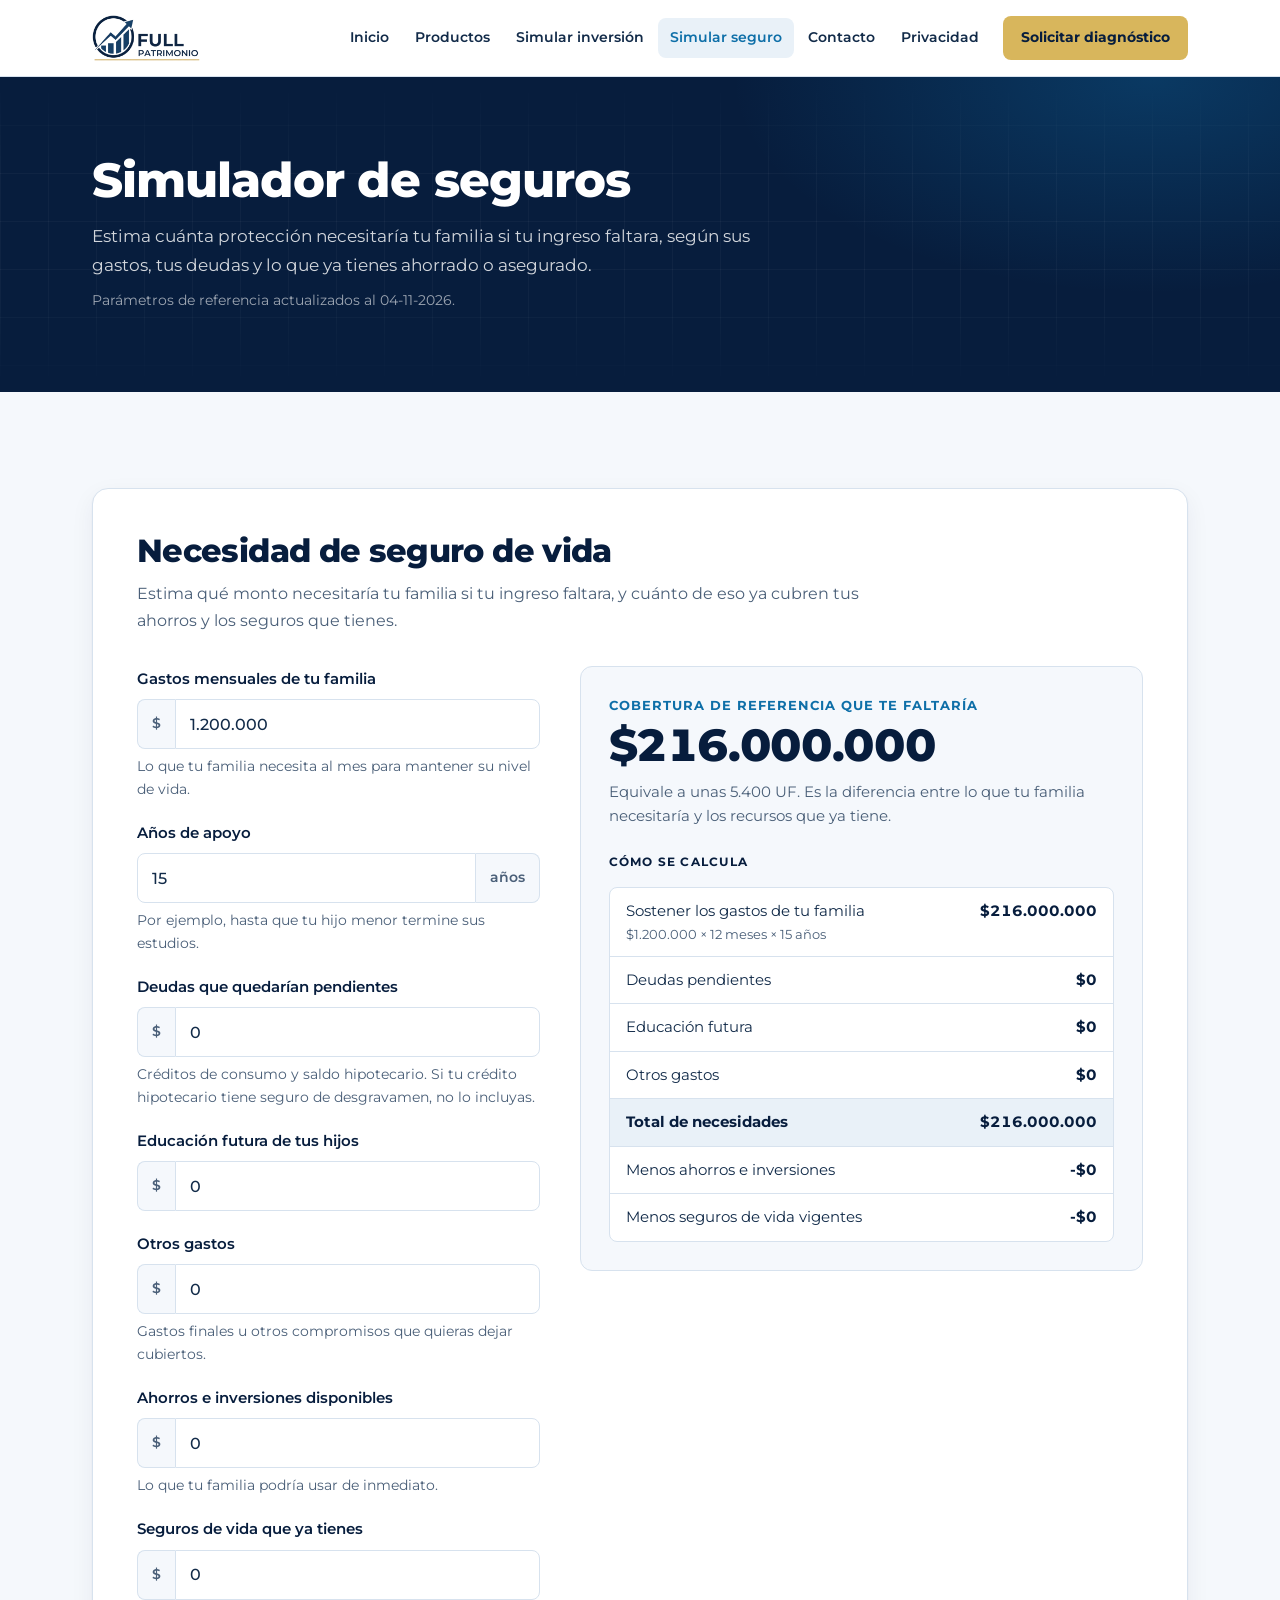
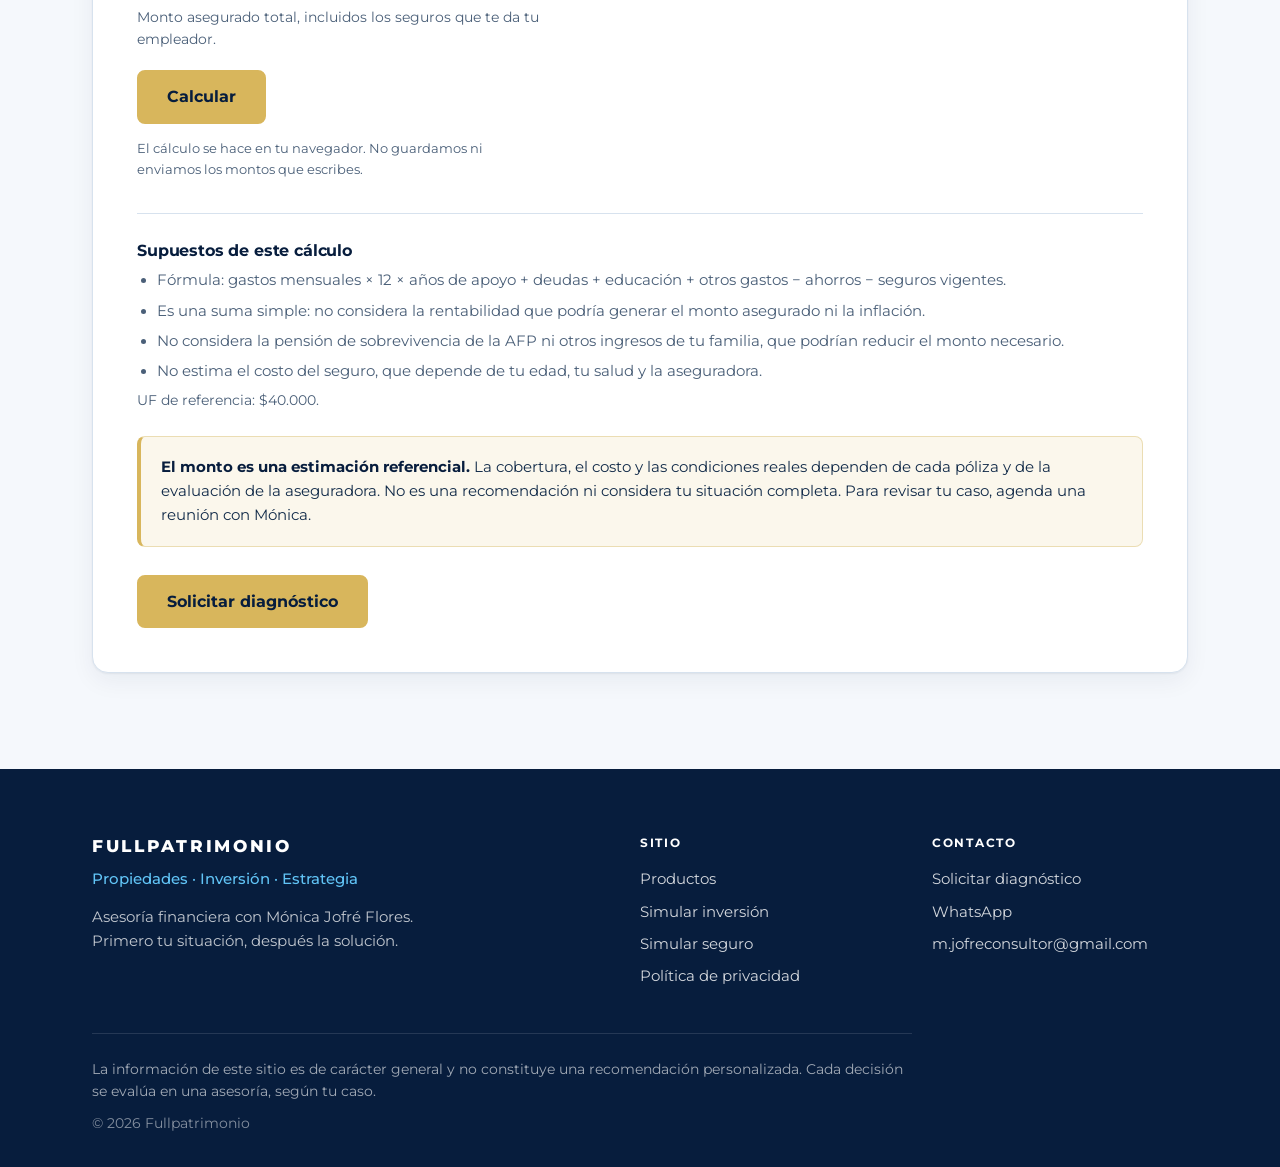
<file: simulador-seguros/index.html>
<!DOCTYPE html>
<html lang="es-CL">
<head>
  <meta charset="utf-8">
  <meta name="viewport" content="width=device-width, initial-scale=1">
  <title>Simulador de seguros | Fullpatrimonio</title>
  <meta name="description" content="Estima cuánta protección necesitaría tu familia si tu ingreso faltara.">
  <!-- Retirar la etiqueta robots al publicar el sitio definitivo. -->
  <meta name="robots" content="noindex, nofollow">
  <link rel="icon" type="image/png" href="/assets/img/favicon.png">
  <link rel="preconnect" href="https://fonts.googleapis.com">
  <link rel="preconnect" href="https://fonts.gstatic.com" crossorigin>
  <link href="https://fonts.googleapis.com/css2?family=Montserrat:wght@400;500;600;700;800&display=swap" rel="stylesheet">
  <link rel="stylesheet" href="/assets/css/estilos.css">
</head>
<body>

  <header class="encabezado">
    <div class="contenedor">
      <a href="/" aria-label="Fullpatrimonio, inicio">
        <img src="/assets/img/logo-azul.png" alt="Fullpatrimonio" width="800" height="341">
      </a>
      <nav class="menu" aria-label="Menú principal">
        <button class="menu__boton" type="button" aria-expanded="false" aria-controls="menu-lista"><svg viewBox="0 0 24 24" fill="none" stroke="currentColor" stroke-width="1.8" stroke-linecap="round" stroke-linejoin="round" aria-hidden="true"><path d="M4 7h16M4 12h16M4 17h16"/></svg>Menú</button>
        <ul class="menu__lista" id="menu-lista">
          <li><a href="/">Inicio</a></li>
          <li><a href="/productos/">Productos</a></li>
          <li><a href="/simulador-inversion/">Simular inversión</a></li>
          <li><a href="/simulador-seguros/" aria-current="page">Simular seguro</a></li>
          <li><a href="/diagnostico/">Contacto</a></li>
          <li><a href="/privacidad/">Privacidad</a></li>
          <li class="menu__cta"><a href="/diagnostico/">Solicitar diagnóstico</a></li>
        </ul>
      </nav>
    </div>
  </header>

  <main>
  <section class="cabecera-pagina">
    <div class="contenedor">
      <h1>Simulador de seguros</h1>
        <p>Estima cuánta protección necesitaría tu familia si tu ingreso faltara, según sus gastos, tus deudas y lo que ya tienes ahorrado o asegurado.</p>
      <p class="fecha-parametros" id="parametros-fecha"></p>
    </div>
  </section>
  <div class="seccion seccion--pale">
    <div class="contenedor">

      <section class="simulador" id="seguro-vida" aria-labelledby="titulo-sv">
        <h2 id="titulo-sv">Necesidad de seguro de vida</h2>
        <p>Estima qué monto necesitaría tu familia si tu ingreso faltara, y cuánto de eso ya cubren tus ahorros y los seguros que tienes.</p>
        <div class="simulador__cuerpo">
          <form id="form-sv" class="form" novalidate>
            <div class="form__campo">
              <label for="sv-gastos">Gastos mensuales de tu familia</label>
              <div class="campo-unidad"><span>$</span><input id="sv-gastos" type="text" inputmode="numeric" autocomplete="off" value="1.200.000" data-monto></div>
              <p class="form__pista">Lo que tu familia necesita al mes para mantener su nivel de vida.</p>
            </div>
            <div class="form__campo">
              <label for="sv-anos">Años de apoyo</label>
              <div class="campo-unidad"><input id="sv-anos" type="text" inputmode="numeric" autocomplete="off" value="15"><span>años</span></div>
              <p class="form__pista">Por ejemplo, hasta que tu hijo menor termine sus estudios.</p>
            </div>
            <div class="form__campo">
              <label for="sv-deudas">Deudas que quedarían pendientes</label>
              <div class="campo-unidad"><span>$</span><input id="sv-deudas" type="text" inputmode="numeric" autocomplete="off" value="0" data-monto></div>
              <p class="form__pista">Créditos de consumo y saldo hipotecario. Si tu crédito hipotecario tiene seguro de desgravamen, no lo incluyas.</p>
            </div>
            <div class="form__campo">
              <label for="sv-educacion">Educación futura de tus hijos</label>
              <div class="campo-unidad"><span>$</span><input id="sv-educacion" type="text" inputmode="numeric" autocomplete="off" value="0" data-monto></div>
            </div>
            <div class="form__campo">
              <label for="sv-otros">Otros gastos</label>
              <div class="campo-unidad"><span>$</span><input id="sv-otros" type="text" inputmode="numeric" autocomplete="off" value="0" data-monto></div>
              <p class="form__pista">Gastos finales u otros compromisos que quieras dejar cubiertos.</p>
            </div>
            <div class="form__campo">
              <label for="sv-ahorros">Ahorros e inversiones disponibles</label>
              <div class="campo-unidad"><span>$</span><input id="sv-ahorros" type="text" inputmode="numeric" autocomplete="off" value="0" data-monto></div>
              <p class="form__pista">Lo que tu familia podría usar de inmediato.</p>
            </div>
            <div class="form__campo">
              <label for="sv-seguros">Seguros de vida que ya tienes</label>
              <div class="campo-unidad"><span>$</span><input id="sv-seguros" type="text" inputmode="numeric" autocomplete="off" value="0" data-monto></div>
              <p class="form__pista">Monto asegurado total, incluidos los seguros que te da tu empleador.</p>
            </div>
            <p id="sv-mensaje" class="form__mensaje" role="alert"></p>
            <button class="btn" type="submit">Calcular</button>
            <p class="privacidad-calculo">El cálculo se hace en tu navegador. No guardamos ni enviamos los montos que escribes.</p>
          </form>
          <div class="resultado" id="sv-resultado" hidden aria-live="polite">
            <p class="resultado__principal">Cobertura de referencia que te faltaría</p>
            <p class="resultado__cifra" id="sv-brecha"></p>
            <p class="resultado__texto"><span id="sv-brecha-uf"></span> <span id="sv-brecha-texto"></span></p>
            <p class="resultado__subtitulo">Cómo se calcula</p>
            <ul class="resultado__desglose">
              <li><span>Sostener los gastos de tu familia<small id="sv-d-sostener-texto"></small></span><strong id="sv-d-sostener"></strong></li>
              <li><span>Deudas pendientes</span><strong id="sv-d-deudas"></strong></li>
              <li><span>Educación futura</span><strong id="sv-d-educacion"></strong></li>
              <li><span>Otros gastos</span><strong id="sv-d-otros"></strong></li>
              <li class="total"><span>Total de necesidades</span><strong id="sv-d-necesidades"></strong></li>
              <li><span>Menos ahorros e inversiones</span><strong id="sv-d-ahorros"></strong></li>
              <li><span>Menos seguros de vida vigentes</span><strong id="sv-d-seguros"></strong></li>
            </ul>
          </div>
        </div>
        <div class="supuestos">
          <h3>Supuestos de este cálculo</h3>
          <ul>
            <li>Fórmula: gastos mensuales × 12 × años de apoyo + deudas + educación + otros gastos − ahorros − seguros vigentes.</li>
            <li>Es una suma simple: no considera la rentabilidad que podría generar el monto asegurado ni la inflación.</li>
            <li>No considera la pensión de sobrevivencia de la AFP ni otros ingresos de tu familia, que podrían reducir el monto necesario.</li>
            <li>No estima el costo del seguro, que depende de tu edad, tu salud y la aseguradora.</li>
          </ul>
          <p class="form__pista" id="sv-param-texto"></p>
        </div>
        <div class="advertencia">
          <p><strong>El monto es una estimación referencial.</strong> La cobertura, el costo y las condiciones reales dependen de cada póliza y de la evaluación de la aseguradora. No es una recomendación ni considera tu situación completa. Para revisar tu caso, agenda una reunión con Mónica.</p>
        </div>
        <p class="cierre-sim"><a class="btn" href="/diagnostico/">Solicitar diagnóstico</a></p>
      </section>
    </div>
  </div>
  </main>

  <footer class="pie">
    <div class="contenedor">
      <div class="pie__grid">
        <div>
          <p class="marca">Fullpatrimonio</p>
          <p class="lema">Propiedades · Inversión · Estrategia</p>
          <p class="pie__texto">Asesoría financiera con Mónica Jofré Flores. Primero tu situación, después la solución.</p>
        </div>
        <div>
          <p class="pie__titulo">Sitio</p>
          <ul class="pie__lista">
            <li><a href="/productos/">Productos</a></li>
            <li><a href="/simulador-inversion/">Simular inversión</a></li>
            <li><a href="/simulador-seguros/">Simular seguro</a></li>
            <li><a href="/privacidad/">Política de privacidad</a></li>
          </ul>
        </div>
        <div>
          <p class="pie__titulo">Contacto</p>
          <ul class="pie__lista">
            <li><a href="/diagnostico/">Solicitar diagnóstico</a></li>
            <li><a href="https://wa.me/56934545238?text=Hola%2C%20quiero%20solicitar%20mi%20diagn%C3%B3stico%20financiero.%20WEB" target="_blank" rel="noopener">WhatsApp</a></li>
            <li><a href="mailto:m.jofreconsultor@gmail.com">m.jofreconsultor@gmail.com</a></li>
          </ul>
        </div>
      </div>
      <p class="aviso">La información de este sitio es de carácter general y no constituye una recomendación personalizada. Cada decisión se evalúa en una asesoría, según tu caso.</p>
      <p class="copia">&copy; 2026 Fullpatrimonio</p>
    </div>
  </footer>

  <script src="/assets/js/config.js"></script>
  <script src="/assets/js/menu.js"></script>
  <script src="/assets/js/origen.js"></script>
  <script src="/assets/js/parametros.js"></script>
  <script src="/assets/js/sim-comun.js"></script>
  <script src="/assets/js/sim-seguro-vida.js"></script>
</body>
</html>
</file>
<file: assets/css/estilos.css>
/* Fullpatrimonio. Hoja de estilos.
   Paleta y tipografía según la guía visual de marca:
   60% azul patrimonial, 20% blanco, 12% azules, 8% dorado (solo acento). */

:root {
  --azul-patrimonial: #071D3D;
  --azul-institucional: #103E6C;
  --azul-accion: #138ED5;
  --azul-enlace: #0E6FA8;
  --celeste: #61C4F6;
  --dorado: #D8B65C;
  --dorado-oscuro: #C9A74F;
  --blanco: #FFFFFF;
  --azul-tinta: #122B49;
  --azul-pale: #E9F1F8;
  --gris-linea: #D7E2EE;
  --fondo-suave: #F5F8FC;
  --error: #A12D2D;

  --texto: var(--azul-tinta);
  --texto-suave: #4A5F78;
  --ancho: 1160px;
  --gutter: 16px;
  --radio: 12px;
  --radio-chico: 8px;
  --sombra: 0 1px 2px rgba(7, 29, 61, 0.06), 0 8px 24px rgba(7, 29, 61, 0.06);
  --sombra-alta: 0 2px 4px rgba(7, 29, 61, 0.08), 0 16px 40px rgba(7, 29, 61, 0.12);
  --transicion: 180ms ease;
}

* { box-sizing: border-box; margin: 0; padding: 0; }
html { scroll-behavior: smooth; scroll-padding-top: 96px; -webkit-text-size-adjust: 100%; }
body {
  font-family: "Montserrat", system-ui, -apple-system, "Segoe UI", sans-serif;
  font-size: 1rem;
  line-height: 1.65;
  color: var(--texto);
  background: var(--blanco);
  -webkit-font-smoothing: antialiased;
}
img { max-width: 100%; height: auto; display: block; }
svg { flex-shrink: 0; }

.contenedor { width: 100%; max-width: var(--ancho); margin: 0 auto; padding: 0 var(--gutter); }
.contenedor--angosto { max-width: 760px; }
@media (min-width: 720px) { :root { --gutter: 32px; } }

/* Tipografía */
h1, h2, h3, h4 { line-height: 1.15; color: var(--azul-patrimonial); letter-spacing: -0.02em; }
h1 { font-weight: 800; font-size: clamp(2.1rem, 5.4vw, 3.6rem); }
h2 { font-weight: 800; font-size: clamp(1.6rem, 3.4vw, 2.4rem); margin-bottom: 12px; }
h3 { font-weight: 700; font-size: 1.15rem; margin-bottom: 8px; letter-spacing: -0.01em; }
p + p { margin-top: 12px; }
a { color: var(--azul-enlace); text-underline-offset: 3px; }
a:hover { color: var(--azul-institucional); }
strong { font-weight: 700; }

.antetitulo {
  display: inline-block;
  font-size: 0.78rem;
  font-weight: 700;
  letter-spacing: 0.14em;
  text-transform: uppercase;
  color: var(--azul-enlace);
  margin-bottom: 12px;
}
.antetitulo--claro { color: var(--celeste); }
.clave { color: var(--celeste); }

/* Secciones */
.seccion { padding: 72px 0; }
@media (min-width: 960px) { .seccion { padding: 96px 0; } }
.seccion--pale { background: var(--fondo-suave); }
.seccion--oscura { background: var(--azul-patrimonial); color: rgba(255, 255, 255, 0.86); }
.seccion--oscura h2, .seccion--oscura h3 { color: var(--blanco); }
.seccion__intro { max-width: 680px; margin-bottom: 40px; color: var(--texto-suave); font-size: 1.05rem; }
.seccion--oscura .seccion__intro { color: rgba(255, 255, 255, 0.78); }

/* ------------------------------------------------------------------ */
/* Encabezado y menú                                                   */
/* ------------------------------------------------------------------ */
.encabezado {
  position: sticky;
  top: 0;
  z-index: 50;
  background: rgba(255, 255, 255, 0.94);
  -webkit-backdrop-filter: saturate(1.4) blur(10px);
  backdrop-filter: saturate(1.4) blur(10px);
  border-bottom: 1px solid var(--gris-linea);
}
.encabezado .contenedor { display: flex; align-items: center; justify-content: space-between; gap: 16px; min-height: 76px; position: relative; }
.encabezado img { height: 46px; width: auto; }
.menu { display: flex; align-items: center; }
.menu__boton {
  display: none;
  align-items: center;
  gap: 8px;
  font-family: inherit;
  font-weight: 600;
  font-size: 0.95rem;
  color: var(--azul-patrimonial);
  background: var(--blanco);
  border: 1px solid var(--gris-linea);
  border-radius: var(--radio-chico);
  padding: 10px 14px;
  min-height: 44px;
  cursor: pointer;
}
.menu__boton svg { width: 18px; height: 18px; }
.menu__lista { list-style: none; display: flex; align-items: center; gap: 2px; }
.menu__lista a {
  display: block;
  padding: 8px 12px;
  border-radius: var(--radio-chico);
  font-weight: 600;
  font-size: 0.9rem;
  color: var(--azul-tinta);
  text-decoration: none;
  transition: background var(--transicion), color var(--transicion);
}
.menu__lista a:hover { background: var(--azul-pale); color: var(--azul-patrimonial); }
.menu__lista a[aria-current="page"] { color: var(--azul-enlace); background: var(--azul-pale); }
.menu__lista .menu__cta { margin-left: 10px; }
.menu__lista .menu__cta a { background: var(--dorado); color: var(--azul-patrimonial); padding: 10px 18px; font-weight: 700; }
.menu__lista .menu__cta a:hover { background: var(--dorado-oscuro); }
.menu__boton:focus-visible, .menu__lista a:focus-visible { outline: 3px solid var(--azul-accion); outline-offset: 2px; }

@media (max-width: 1099px) {
  .con-js .menu__boton { display: inline-flex; }
  .con-js .menu__lista {
    display: none;
    position: absolute;
    top: 100%;
    left: 0;
    right: 0;
    flex-direction: column;
    align-items: stretch;
    gap: 2px;
    background: var(--blanco);
    border-bottom: 1px solid var(--gris-linea);
    box-shadow: 0 16px 32px rgba(7, 29, 61, 0.12);
    padding: 12px var(--gutter) 20px;
  }
  .con-js .menu--abierto .menu__lista { display: flex; }
  .con-js .menu__lista a { padding: 12px 14px; font-size: 1rem; }
  .con-js .menu__lista .menu__cta { margin: 10px 0 0; }
  .con-js .menu__lista .menu__cta a { text-align: center; padding: 14px; }
  .encabezado .contenedor { flex-wrap: wrap; }
}

/* ------------------------------------------------------------------ */
/* Botones                                                             */
/* ------------------------------------------------------------------ */
.btn {
  display: inline-flex;
  align-items: center;
  justify-content: center;
  gap: 8px;
  padding: 15px 28px;
  min-height: 50px;
  font-family: inherit;
  font-weight: 700;
  font-size: 1rem;
  line-height: 1.2;
  text-align: center;
  text-decoration: none;
  border: 2px solid var(--dorado);
  border-radius: var(--radio-chico);
  background: var(--dorado);
  color: var(--azul-patrimonial);
  cursor: pointer;
  transition: background var(--transicion), border-color var(--transicion), transform var(--transicion), box-shadow var(--transicion), color var(--transicion);
}
.btn:hover { color: var(--azul-patrimonial); background: var(--dorado-oscuro); border-color: var(--dorado-oscuro); transform: translateY(-1px); box-shadow: 0 6px 16px rgba(216, 182, 92, 0.35); }
.btn svg { width: 18px; height: 18px; }
.btn--secundario { background: transparent; color: var(--blanco); border-color: rgba(255, 255, 255, 0.45); }
.btn--secundario:hover { background: rgba(255, 255, 255, 0.08); color: var(--blanco); border-color: var(--blanco); box-shadow: none; }
.btn--contorno { background: transparent; color: var(--azul-patrimonial); border-color: var(--azul-patrimonial); }
.btn--contorno:hover { background: var(--azul-patrimonial); color: var(--blanco); border-color: var(--azul-patrimonial); box-shadow: none; }
.btn:focus-visible { outline: 3px solid var(--azul-accion); outline-offset: 3px; }
.btn--inactivo { opacity: 0.85; cursor: default; }
.acciones { display: flex; flex-wrap: wrap; gap: 12px; }

/* ------------------------------------------------------------------ */
/* Portada (inicio)                                                    */
/* ------------------------------------------------------------------ */
.portada {
  position: relative;
  overflow: hidden;
  background:
    radial-gradient(900px 480px at 85% 10%, rgba(19, 142, 213, 0.28), transparent 60%),
    radial-gradient(700px 400px at 0% 100%, rgba(16, 62, 108, 0.7), transparent 70%),
    var(--azul-patrimonial);
  color: rgba(255, 255, 255, 0.86);
  padding: 64px 0 80px;
}
.portada::after, .cabecera-pagina::after {
  content: "";
  position: absolute;
  inset: 0;
  background-image: linear-gradient(rgba(255,255,255,0.035) 1px, transparent 1px), linear-gradient(90deg, rgba(255,255,255,0.035) 1px, transparent 1px);
  background-size: 48px 48px;
  -webkit-mask-image: linear-gradient(180deg, transparent, #000 30%, #000 70%, transparent);
  mask-image: linear-gradient(180deg, transparent, #000 30%, #000 70%, transparent);
  pointer-events: none;
}
.portada .contenedor, .cabecera-pagina .contenedor { position: relative; z-index: 1; }
.portada__grid { display: grid; gap: 48px; align-items: center; }
.portada h1 { color: var(--blanco); max-width: 640px; }
.portada__texto { max-width: 560px; margin-top: 20px; font-size: 1.15rem; font-weight: 500; color: rgba(255, 255, 255, 0.82); }
.portada__accion { margin-top: 36px; }
.portada__tarjeta {
  background: rgba(255, 255, 255, 0.06);
  border: 1px solid rgba(255, 255, 255, 0.14);
  border-radius: 16px;
  padding: 28px;
  box-shadow: 0 24px 60px rgba(0, 0, 0, 0.25);
}
.portada__tarjeta-cabeza { display: flex; justify-content: space-between; align-items: center; gap: 12px; margin-bottom: 22px; }
.portada__tarjeta-cabeza h2 { font-size: 1.15rem; color: var(--blanco); margin: 0; letter-spacing: -0.01em; }
.sello {
  display: inline-block;
  font-size: 0.72rem;
  font-weight: 700;
  letter-spacing: 0.06em;
  text-transform: uppercase;
  padding: 5px 10px;
  border-radius: 999px;
  background: var(--dorado);
  color: var(--azul-patrimonial);
  white-space: nowrap;
}
.lista-check { list-style: none; display: grid; gap: 16px; }
.lista-check li { display: flex; gap: 14px; align-items: flex-start; }
.icono-circulo { width: 38px; height: 38px; border-radius: 50%; display: grid; place-items: center; background: rgba(97, 196, 246, 0.14); color: var(--celeste); flex-shrink: 0; }
.icono-circulo svg { width: 18px; height: 18px; }
.lista-check strong { display: block; color: var(--blanco); font-weight: 600; line-height: 1.35; }
.lista-check small { display: block; font-size: 0.88rem; color: rgba(255, 255, 255, 0.68); margin-top: 2px; }
.portada__tarjeta-pie { margin-top: 22px; padding-top: 18px; border-top: 1px solid rgba(255, 255, 255, 0.12); font-size: 0.88rem; color: rgba(255, 255, 255, 0.7); }

.confianza { background: var(--azul-institucional); color: var(--blanco); }
.confianza ul { list-style: none; display: grid; gap: 14px; padding: 22px 0; }
.confianza li { display: flex; align-items: center; gap: 12px; font-weight: 600; font-size: 0.95rem; }
.confianza svg { width: 22px; height: 22px; color: var(--dorado); }

@media (min-width: 720px) { .confianza ul { grid-template-columns: repeat(3, 1fr); } }
@media (min-width: 960px) {
  .portada { padding: 104px 0 120px; }
  .portada__grid { grid-template-columns: 7fr 5fr; gap: 64px; }
}

/* Cabecera de páginas interiores */
.cabecera-pagina {
  position: relative;
  overflow: hidden;
  background:
    radial-gradient(700px 360px at 90% 0%, rgba(19, 142, 213, 0.25), transparent 60%),
    var(--azul-patrimonial);
  color: rgba(255, 255, 255, 0.82);
  padding: 52px 0 56px;
}
.cabecera-pagina h1 { color: var(--blanco); font-size: clamp(2rem, 4.6vw, 3rem); max-width: 760px; }
.cabecera-pagina p { max-width: 680px; margin-top: 14px; font-size: 1.08rem; }
.cabecera-pagina .fecha-parametros { font-size: 0.85rem; color: rgba(255, 255, 255, 0.6); margin-top: 10px; }
@media (min-width: 960px) { .cabecera-pagina { padding: 76px 0 80px; } }
.titulo-pagina { color: var(--azul-patrimonial); font-size: clamp(1.7rem, 4vw, 2.4rem); margin-bottom: 16px; }

/* ------------------------------------------------------------------ */
/* Tarjetas e íconos                                                   */
/* ------------------------------------------------------------------ */
.icono {
  width: 48px;
  height: 48px;
  border-radius: 12px;
  display: grid;
  place-items: center;
  background: var(--azul-pale);
  color: var(--azul-institucional);
  margin-bottom: 18px;
}
.icono svg { width: 24px; height: 24px; }
.tarjetas { display: grid; gap: 20px; grid-template-columns: 1fr; }
.tarjeta {
  background: var(--blanco);
  border: 1px solid var(--gris-linea);
  border-radius: var(--radio);
  padding: 28px;
  box-shadow: var(--sombra);
  transition: transform var(--transicion), box-shadow var(--transicion);
}
.tarjeta p { color: var(--texto-suave); }

/* Pasos */
.pasos { list-style: none; counter-reset: paso; display: grid; gap: 20px; grid-template-columns: 1fr; }
.pasos li {
  counter-increment: paso;
  position: relative;
  background: var(--blanco);
  border: 1px solid var(--gris-linea);
  border-radius: var(--radio);
  padding: 28px;
  box-shadow: var(--sombra);
}
.pasos li::before {
  content: counter(paso, decimal-leading-zero);
  display: block;
  font-size: 2.4rem;
  font-weight: 800;
  line-height: 1;
  letter-spacing: -0.03em;
  color: var(--azul-accion);
  margin-bottom: 16px;
}
.pasos li p { color: var(--texto-suave); }

/* Bloque de Mónica */
.autoridad { display: grid; gap: 36px; align-items: center; }
.autoridad__cifra { font-size: clamp(4.5rem, 12vw, 7rem); font-weight: 800; line-height: 0.95; letter-spacing: -0.04em; color: var(--celeste); }
.autoridad__cifra-texto { margin-top: 10px; font-weight: 600; color: var(--blanco); font-size: 1.05rem; max-width: 260px; }
.autoridad .cargo { font-weight: 600; color: var(--dorado); margin-bottom: 16px; }
.autoridad__texto p { font-size: 1.05rem; }
.autoridad__accion { margin-top: 28px; }
@media (min-width: 960px) { .autoridad { grid-template-columns: 4fr 8fr; gap: 72px; } }

/* Banda de llamado final */
.banda-cta { padding: 0 0 80px; }
.banda-cta--suelta { padding-top: 80px; }
.banda-cta__caja {
  position: relative;
  overflow: hidden;
  border-radius: 20px;
  padding: 40px 24px;
  background:
    radial-gradient(500px 260px at 100% 0%, rgba(97, 196, 246, 0.22), transparent 60%),
    var(--azul-institucional);
  color: rgba(255, 255, 255, 0.85);
  display: grid;
  gap: 24px;
  align-items: center;
}
.banda-cta__caja h2 { color: var(--blanco); margin-bottom: 6px; }
@media (min-width: 960px) { .banda-cta { padding-bottom: 96px; } .banda-cta__caja { grid-template-columns: 1fr auto; padding: 56px; } }

/* ------------------------------------------------------------------ */
/* Pie                                                                 */
/* ------------------------------------------------------------------ */
.pie { background: var(--azul-patrimonial); color: rgba(255, 255, 255, 0.75); padding: 64px 0 32px; font-size: 0.92rem; }
.pie__grid { display: grid; gap: 36px; grid-template-columns: 1fr; }
.pie .marca { font-weight: 800; letter-spacing: 0.16em; text-transform: uppercase; color: var(--blanco); font-size: 1.05rem; }
.pie .lema { color: var(--celeste); margin-top: 6px; font-weight: 500; }
.pie__texto { margin-top: 14px; max-width: 360px; }
.pie__titulo { font-size: 0.78rem; font-weight: 700; letter-spacing: 0.14em; text-transform: uppercase; color: var(--blanco); margin-bottom: 14px; }
.pie__lista { list-style: none; display: grid; gap: 8px; }
.pie a { color: rgba(255, 255, 255, 0.82); text-decoration: none; }
.pie a:hover { color: var(--celeste); text-decoration: underline; }
.pie .aviso { margin-top: 44px; padding-top: 24px; border-top: 1px solid rgba(255, 255, 255, 0.12); font-size: 0.85rem; color: rgba(255, 255, 255, 0.62); max-width: 820px; }
.pie .copia { margin-top: 10px; font-size: 0.85rem; color: rgba(255, 255, 255, 0.5); }
@media (min-width: 720px) { .pie__grid { grid-template-columns: 2fr 1fr 1fr; } }

/* Página de confirmación */
.confirmacion { padding: 96px 0; min-height: 55vh; }
.confirmacion .contenedor { max-width: 680px; }
.confirmacion h1 { font-size: clamp(1.9rem, 4vw, 2.6rem); margin-bottom: 16px; }
.confirmacion p { color: var(--texto-suave); }
.confirmacion__icono { width: 64px; height: 64px; border-radius: 50%; display: grid; place-items: center; background: var(--azul-pale); color: var(--azul-accion); margin-bottom: 24px; }
.confirmacion__icono svg { width: 30px; height: 30px; }
.confirmacion .acciones { margin-top: 32px; }

/* ------------------------------------------------------------------ */
/* Formularios                                                         */
/* ------------------------------------------------------------------ */
.panel {
  background: var(--blanco);
  border: 1px solid var(--gris-linea);
  border-radius: 16px;
  box-shadow: var(--sombra);
  padding: 28px 20px;
}
@media (min-width: 720px) { .panel { padding: 40px; } }
.form { margin-top: 0; }
.form__campo { margin-bottom: 20px; }
.form__campo label, .opciones legend { display: block; font-weight: 600; font-size: 0.95rem; margin-bottom: 8px; color: var(--azul-patrimonial); }
.form input[type="text"],
.form input[type="email"],
.form input[type="tel"] {
  width: 100%;
  min-height: 50px;
  padding: 12px 14px;
  font-family: inherit;
  font-size: 1rem;
  font-weight: 500;
  color: var(--texto);
  background: var(--blanco);
  border: 1.5px solid var(--gris-linea);
  border-radius: var(--radio-chico);
  transition: border-color var(--transicion), box-shadow var(--transicion);
}
.form input[type="text"]:hover, .form input[type="email"]:hover, .form input[type="tel"]:hover { border-color: #B5C7DA; }
.form input[type="text"]:focus, .form input[type="email"]:focus, .form input[type="tel"]:focus {
  outline: none;
  border-color: var(--azul-accion);
  box-shadow: 0 0 0 4px rgba(19, 142, 213, 0.15);
}
.form__check { display: flex; gap: 12px; align-items: flex-start; margin-bottom: 16px; }
.form__check input { width: 20px; height: 20px; margin-top: 3px; flex-shrink: 0; accent-color: var(--azul-institucional); }
.form__check label { font-size: 0.95rem; }
.form__ayuda { margin: -4px 0 20px 32px; font-size: 0.9rem; padding: 14px 16px; background: var(--fondo-suave); border: 1px solid var(--gris-linea); border-radius: var(--radio-chico); color: var(--texto-suave); }
.form__trampa { position: absolute; left: -9999px; width: 1px; height: 1px; overflow: hidden; }
.form__mensaje { margin: 8px 0 16px; font-weight: 600; }
.form__mensaje:empty { margin: 0; }
.form__mensaje--error { color: var(--error); }
.form__mensaje--info { color: var(--azul-institucional); }
.form .btn:disabled { opacity: 0.6; cursor: not-allowed; transform: none; box-shadow: none; }
.form__nota { margin-top: 16px; font-size: 0.88rem; color: var(--texto-suave); }
.form__pista { font-size: 0.85rem; margin-top: 6px; color: var(--texto-suave); }
.form__verificacion:not(:empty) { margin: 8px 0; }
.alternativa { margin-top: 24px; font-size: 0.95rem; }

.contacto { display: grid; gap: 32px; align-items: start; }
.contacto__lado h2 { font-size: 1.4rem; }
.lista-pasos { list-style: none; display: grid; gap: 18px; margin-top: 20px; }
.lista-pasos li { display: flex; gap: 14px; }
.lista-pasos .numero { width: 32px; height: 32px; border-radius: 50%; background: var(--azul-patrimonial); color: var(--dorado); font-weight: 700; display: grid; place-items: center; flex-shrink: 0; font-size: 0.9rem; }
.lista-pasos strong { color: var(--azul-patrimonial); }
.lista-pasos p { color: var(--texto-suave); font-size: 0.95rem; margin-top: 2px; }
.contacto__whatsapp { margin-top: 28px; padding: 20px; border-radius: var(--radio); background: var(--fondo-suave); border: 1px solid var(--gris-linea); }
.contacto__whatsapp p { font-size: 0.95rem; color: var(--texto-suave); margin-bottom: 12px; }
@media (min-width: 960px) { .contacto { grid-template-columns: 7fr 5fr; gap: 56px; } .contacto__lado { position: sticky; top: 110px; } }

/* Página legal */
.legal h2 { font-size: 1.25rem; margin-top: 36px; }
.legal h2:first-of-type { margin-top: 24px; }
.legal p, .legal ul { margin-top: 10px; }
.legal ul { padding-left: 24px; }
.legal li + li { margin-top: 6px; }
.legal__fecha { font-size: 0.9rem; color: var(--texto-suave); }

/* ------------------------------------------------------------------ */
/* Productos                                                           */
/* ------------------------------------------------------------------ */
.grupo + .grupo { margin-top: 64px; }
.grupo__titulo { margin-bottom: 24px; }
.productos { display: grid; gap: 20px; grid-template-columns: 1fr; }
.producto {
  background: var(--blanco);
  border: 1px solid var(--gris-linea);
  border-radius: var(--radio);
  padding: 28px;
  display: flex;
  flex-direction: column;
  box-shadow: var(--sombra);
  transition: transform var(--transicion), box-shadow var(--transicion);
}
.producto p { color: var(--texto-suave); }
.producto h4 { font-size: 0.76rem; font-weight: 700; letter-spacing: 0.12em; text-transform: uppercase; color: var(--azul-enlace); margin: 20px 0 6px; }
.producto .enlace-simulador { margin-top: auto; padding-top: 20px; font-weight: 700; text-decoration: none; display: inline-flex; align-items: center; gap: 6px; }
.nota-general { font-size: 0.92rem; padding: 16px 18px; background: var(--fondo-suave); border: 1px solid var(--gris-linea); border-radius: var(--radio-chico); margin-bottom: 48px; color: var(--texto-suave); }

/* ------------------------------------------------------------------ */
/* Simuladores                                                         */
/* ------------------------------------------------------------------ */
.indice-sim { display: grid; gap: 14px; grid-template-columns: 1fr; margin-bottom: 48px; }
.indice-sim a, .indice-sim div {
  display: flex;
  flex-direction: column;
  padding: 20px;
  border-radius: var(--radio);
  border: 1px solid var(--gris-linea);
  text-decoration: none;
  color: var(--texto-suave);
  background: var(--blanco);
  box-shadow: var(--sombra);
  font-size: 0.92rem;
  line-height: 1.5;
  transition: border-color var(--transicion), transform var(--transicion), box-shadow var(--transicion);
}
.indice-sim a:hover { border-color: var(--azul-accion); transform: translateY(-2px); box-shadow: var(--sombra-alta); color: var(--texto-suave); }
.indice-sim .icono { width: 40px; height: 40px; margin-bottom: 12px; }
.indice-sim .icono svg { width: 20px; height: 20px; }
.indice-sim strong { display: block; color: var(--azul-patrimonial); font-size: 1rem; margin-bottom: 2px; }
.indice-sim small { display: block; margin-top: auto; padding-top: 10px; font-size: 0.8rem; font-weight: 600; color: var(--azul-enlace); }
.estado { display: inline-block; margin-top: 6px; font-size: 0.75rem; font-weight: 700; letter-spacing: 0.04em; text-transform: uppercase; padding: 2px 8px; border-radius: 4px; background: var(--azul-pale); color: var(--azul-institucional); }
.estado--activo { background: var(--azul-patrimonial); color: var(--dorado); }

.simulador {
  background: var(--blanco);
  border: 1px solid var(--gris-linea);
  border-radius: 16px;
  box-shadow: var(--sombra);
  padding: 28px 20px;
}
@media (min-width: 720px) { .simulador { padding: 44px; } }
.simulador + .simulador { margin-top: 40px; }
.simulador > h2 { font-size: clamp(1.5rem, 3vw, 2rem); }
.simulador > p { color: var(--texto-suave); max-width: 760px; }
.simulador__cuerpo { display: grid; gap: 28px; grid-template-columns: 1fr; margin-top: 32px; }
.campo-unidad { display: flex; align-items: stretch; }
.campo-unidad span {
  display: flex; align-items: center; padding: 0 14px;
  background: var(--fondo-suave); border: 1.5px solid var(--gris-linea);
  font-weight: 600; font-size: 0.9rem; color: var(--texto-suave); white-space: nowrap;
}
.campo-unidad span:first-child { border-right: 0; border-radius: var(--radio-chico) 0 0 var(--radio-chico); }
.campo-unidad span:last-child { border-left: 0; border-radius: 0 var(--radio-chico) var(--radio-chico) 0; }
.campo-unidad input { border-radius: 0 !important; min-width: 0; }
.campo-unidad input:first-child { border-radius: var(--radio-chico) 0 0 var(--radio-chico) !important; }
.campo-unidad input:last-child { border-radius: 0 var(--radio-chico) var(--radio-chico) 0 !important; }

.resultado {
  background: var(--fondo-suave);
  border: 1px solid var(--gris-linea);
  border-radius: var(--radio);
  padding: 22px;
}
@media (min-width: 720px) { .resultado { padding: 28px; } }
.resultado__principal { font-size: 0.8rem; font-weight: 700; letter-spacing: 0.08em; text-transform: uppercase; color: var(--azul-enlace); }
.resultado__cifra { font-size: clamp(2rem, 5vw, 2.8rem); font-weight: 800; color: var(--azul-patrimonial); line-height: 1.15; letter-spacing: -0.03em; margin-top: 4px; font-variant-numeric: tabular-nums; }
.resultado__cifra--negativa { color: var(--error); }
.resultado__texto { margin-top: 8px; font-size: 0.92rem; color: var(--texto-suave); }
.resultado__subtitulo { margin-top: 24px; font-size: 0.78rem; font-weight: 700; letter-spacing: 0.1em; text-transform: uppercase; color: var(--azul-patrimonial); }
.resultado__desglose { list-style: none; margin-top: 14px; background: var(--blanco); border: 1px solid var(--gris-linea); border-radius: var(--radio-chico); overflow: hidden; }
.resultado__desglose li { display: flex; justify-content: space-between; align-items: baseline; gap: 12px; padding: 11px 16px; font-size: 0.93rem; }
.resultado__desglose li + li { border-top: 1px solid var(--gris-linea); }
.resultado__desglose strong { white-space: nowrap; color: var(--azul-patrimonial); font-variant-numeric: tabular-nums; }
.resultado__desglose li.total { background: var(--azul-pale); font-weight: 700; color: var(--azul-patrimonial); }
.resultado__desglose small { display: block; font-size: 0.8rem; color: var(--texto-suave); font-weight: 400; }
.marca-color { display: inline-block; width: 10px; height: 10px; border-radius: 3px; margin-right: 8px; vertical-align: middle; }
.grafico { margin-top: 20px; background: var(--blanco); border: 1px solid var(--gris-linea); border-radius: var(--radio-chico); padding: 16px 12px 10px; }
.grafico svg { width: 100%; height: auto; display: block; }
.grafico svg text { font-family: "Montserrat", system-ui, sans-serif; fill: #4A5F78; }
.grafico__titulo { font-size: 0.85rem; font-weight: 700; margin: 0 4px 8px; color: var(--azul-patrimonial); }
.leyenda { display: flex; flex-wrap: wrap; gap: 6px 16px; font-size: 0.82rem; margin: 8px 4px 0; color: var(--texto-suave); }
.linea-color { display: inline-block; width: 18px; height: 0; border-top: 3px solid; margin-right: 6px; vertical-align: middle; }
.linea-color--punteada { border-top-style: dashed; }
.aviso-tope { margin-top: 12px; font-size: 0.88rem; font-weight: 600; color: #8A5A00; }

.detalle { margin-top: 16px; }
.detalle summary { cursor: pointer; font-weight: 700; color: var(--azul-enlace); font-size: 0.92rem; }
.tabla-scroll { overflow-x: auto; margin-top: 12px; background: var(--blanco); border: 1px solid var(--gris-linea); border-radius: var(--radio-chico); }
.tabla { width: 100%; border-collapse: collapse; font-size: 0.86rem; font-variant-numeric: tabular-nums; }
.tabla th { background: var(--azul-patrimonial); color: var(--blanco); font-weight: 600; }
.tabla th, .tabla td { padding: 8px 12px; text-align: right; border-bottom: 1px solid var(--gris-linea); white-space: nowrap; }
.tabla th:first-child, .tabla td:first-child { text-align: left; }
.tabla tbody tr:nth-child(even) { background: var(--fondo-suave); }

.supuestos { margin-top: 32px; padding-top: 28px; border-top: 1px solid var(--gris-linea); font-size: 0.92rem; color: var(--texto-suave); }
.supuestos h3 { font-size: 1rem; }
.supuestos ul { padding-left: 20px; margin-top: 8px; }
.supuestos li + li { margin-top: 6px; }
.advertencia {
  margin-top: 24px;
  padding: 18px 20px;
  border: 1px solid #EBDDB3;
  border-left: 4px solid var(--dorado);
  background: #FBF7EC;
  border-radius: var(--radio-chico);
  font-size: 0.92rem;
}
.advertencia strong { color: var(--azul-patrimonial); }
.cierre-sim { margin-top: 28px; }
.privacidad-calculo { margin-top: 14px; font-size: 0.82rem; color: var(--texto-suave); }

.opciones { border: 0; margin-bottom: 20px; }
.opcion { display: flex; gap: 12px; align-items: flex-start; padding: 14px 16px; border: 1.5px solid var(--gris-linea); border-radius: var(--radio-chico); margin-top: 10px; cursor: pointer; transition: border-color var(--transicion), background var(--transicion); }
.opcion:hover { border-color: #B5C7DA; }
.opcion input { margin-top: 4px; accent-color: var(--azul-institucional); width: 18px; height: 18px; flex-shrink: 0; }
.opcion strong { display: block; color: var(--azul-patrimonial); }
.opcion small { display: block; font-size: 0.85rem; color: var(--texto-suave); }
.opcion:has(input:checked) { border-color: var(--azul-accion); background: #F2F8FD; box-shadow: 0 0 0 3px rgba(19, 142, 213, 0.1); }

/* Grillas */
@media (min-width: 720px) {
  .tarjetas { grid-template-columns: repeat(3, 1fr); }
  .pasos { grid-template-columns: repeat(3, 1fr); }
  .productos { grid-template-columns: repeat(2, 1fr); }
  .indice-sim { grid-template-columns: repeat(2, 1fr); }
}
@media (min-width: 960px) {
  .productos { grid-template-columns: repeat(3, 1fr); }
  .indice-sim { grid-template-columns: repeat(4, 1fr); }
  .simulador__cuerpo { grid-template-columns: 5fr 7fr; gap: 40px; align-items: start; }
}

@media (prefers-reduced-motion: reduce) {
  html { scroll-behavior: auto; }
  * { transition: none !important; }
}

/* ------------------------------------------------------------------ */
/* Revisión 2: selector de portada, Mónica, línea de tiempo, filas     */
/* ------------------------------------------------------------------ */
.portada__grid { align-items: start; }
@media (min-width: 960px) { .portada__grid { grid-template-columns: 6fr 6fr; } .portada__texto-col { padding-top: 24px; } }

.selector {
  background: var(--blanco);
  color: var(--texto);
  border-radius: 16px;
  padding: 24px 20px;
  box-shadow: 0 24px 60px rgba(0, 0, 0, 0.28);
  border: 0;
  min-width: 0;
}
@media (min-width: 720px) { .selector { padding: 32px; } }
.selector legend { float: left; width: 100%; font-size: 1.3rem; font-weight: 800; letter-spacing: -0.02em; color: var(--azul-patrimonial); margin-bottom: 4px; }
.selector__ayuda { clear: both; font-size: 0.92rem; color: var(--texto-suave); margin-bottom: 16px; }
.selector__opciones { display: grid; gap: 8px; }
.selector__opcion { position: relative; }
.selector__opcion input { position: absolute; opacity: 0; inset: 0; width: 100%; height: 100%; margin: 0; cursor: pointer; }
.selector__opcion label {
  display: flex; align-items: center; gap: 12px;
  padding: 12px 14px;
  border: 1.5px solid var(--gris-linea);
  border-radius: var(--radio-chico);
  font-weight: 600;
  color: var(--azul-patrimonial);
  cursor: pointer;
  transition: border-color var(--transicion), background var(--transicion);
}
.selector__opcion label svg { width: 22px; height: 22px; color: var(--azul-institucional); }
.selector__opcion input:hover + label { border-color: #B5C7DA; }
.selector__opcion input:checked + label { border-color: var(--azul-patrimonial); background: var(--azul-patrimonial); color: var(--blanco); }
.selector__opcion input:checked + label svg { color: var(--celeste); }
.selector__opcion input:focus-visible + label { outline: 3px solid var(--azul-accion); outline-offset: 2px; }
.selector__respuesta { display: none; margin-top: 18px; padding-top: 18px; border-top: 1px solid var(--gris-linea); }
.selector__respuesta p { color: var(--texto-suave); font-size: 0.95rem; }
.selector__respuesta .acciones { margin-top: 16px; }
.selector__respuesta .btn { padding: 12px 20px; min-height: 46px; font-size: 0.95rem; }
.selector__simulador { display: inline-block; margin-top: 12px; font-weight: 700; font-size: 0.95rem; }
.selector:has(#sit-quieto:checked) [data-respuesta="quieto"],
.selector:has(#sit-familia:checked) [data-respuesta="familia"],
.selector:has(#sit-pension:checked) [data-respuesta="pension"],
.selector:has(#sit-entender:checked) [data-respuesta="entender"] { display: block; }
@supports not selector(:has(*)) { .selector__respuesta { display: block; } }

/* Mónica */
.asesora { display: grid; gap: 32px; align-items: center; }
.retrato {
  width: 168px; height: 168px; border-radius: 50%;
  display: grid; place-items: center;
  background: var(--azul-patrimonial);
  color: var(--dorado);
  font-size: 3.4rem; font-weight: 800; letter-spacing: -0.03em;
  box-shadow: 0 0 0 6px var(--blanco), 0 0 0 8px var(--dorado);
  overflow: hidden;
}
.retrato img { width: 100%; height: 100%; object-fit: cover; }
.asesora h2 { margin-bottom: 4px; }
.asesora .cargo { font-weight: 600; color: var(--azul-institucional); margin-bottom: 16px; }
.asesora__texto > p { color: var(--texto-suave); font-size: 1.05rem; max-width: 640px; }
.credenciales { list-style: none; display: grid; gap: 10px; margin-top: 20px; }
.credenciales li { display: flex; gap: 10px; align-items: flex-start; font-weight: 600; color: var(--azul-patrimonial); }
.credenciales svg { width: 20px; height: 20px; color: var(--azul-accion); margin-top: 2px; }
@media (min-width: 720px) { .credenciales { grid-template-columns: repeat(3, 1fr); gap: 16px; } }
@media (min-width: 960px) { .asesora { grid-template-columns: 200px 1fr; gap: 56px; } }

/* Línea de tiempo */
.linea-tiempo { list-style: none; display: grid; gap: 28px; counter-reset: paso; position: relative; }
.linea-tiempo li { counter-increment: paso; position: relative; padding-left: 60px; }
.linea-tiempo li::before {
  content: counter(paso);
  position: absolute; left: 0; top: -2px;
  width: 40px; height: 40px; border-radius: 50%;
  display: grid; place-items: center;
  background: var(--azul-patrimonial); color: var(--dorado);
  font-weight: 800;
}
.linea-tiempo li:not(:last-child)::after { content: ""; position: absolute; left: 19px; top: 44px; bottom: -24px; width: 2px; background: var(--gris-linea); }
.linea-tiempo h3 { margin-bottom: 4px; }
.linea-tiempo p { color: var(--texto-suave); }
@media (min-width: 960px) {
  .linea-tiempo { grid-template-columns: repeat(3, 1fr); gap: 32px; }
  .linea-tiempo li { padding-left: 0; padding-top: 60px; }
  .linea-tiempo li::before { top: 0; }
  .linea-tiempo li:not(:last-child)::after { left: 52px; right: -24px; top: 19px; bottom: auto; width: auto; height: 2px; }
}

/* Simuladores como preguntas */
.filas { list-style: none; border-top: 1px solid var(--gris-linea); }
.filas li { border-bottom: 1px solid var(--gris-linea); }
.filas a {
  display: grid; grid-template-columns: 1fr auto; gap: 4px 16px; align-items: center;
  padding: 18px 4px; text-decoration: none; color: var(--azul-patrimonial);
  transition: background var(--transicion);
}
.filas a:hover { background: var(--fondo-suave); }
.filas strong { font-size: 1.08rem; }
.filas span { grid-column: 1; font-size: 0.9rem; color: var(--texto-suave); }
.filas svg { grid-column: 2; grid-row: 1 / span 2; width: 22px; height: 22px; color: var(--azul-accion); }

/* Ficha rápida de productos */
.ficha { display: grid; grid-template-columns: auto 1fr; gap: 6px 14px; margin-top: 18px; padding: 14px 16px; background: var(--fondo-suave); border-radius: var(--radio-chico); font-size: 0.9rem; }
.ficha dt { font-weight: 700; color: var(--azul-patrimonial); }
.ficha dd { color: var(--texto-suave); }

/* Barra de calculadoras */
.pestanas {
  position: sticky; top: 76px; z-index: 40;
  background: rgba(255, 255, 255, 0.96);
  -webkit-backdrop-filter: blur(8px); backdrop-filter: blur(8px);
  border-bottom: 1px solid var(--gris-linea);
}
.pestanas ul { list-style: none; display: flex; gap: 4px; overflow-x: auto; padding: 10px 0; scrollbar-width: none; }
.pestanas ul::-webkit-scrollbar { display: none; }
.pestanas a { display: block; white-space: nowrap; padding: 8px 14px; border-radius: 999px; font-weight: 600; font-size: 0.9rem; color: var(--azul-tinta); text-decoration: none; }
.pestanas a:hover { background: var(--azul-pale); }
.pestanas a[aria-current="true"] { background: var(--azul-patrimonial); color: var(--blanco); }
html:has(.pestanas) { scroll-padding-top: 150px; }
.sim-meta { margin-top: -4px; margin-bottom: 8px; font-size: 0.88rem; font-weight: 600; color: var(--azul-enlace); }

.portada h1 { font-size: clamp(2.1rem, 4.4vw, 3.2rem); }
.producto h4 { font-size: 0.95rem; letter-spacing: -0.01em; text-transform: none; color: var(--azul-patrimonial); margin: 20px 0 4px; }
.ficha { margin-top: 16px; }
</file>
